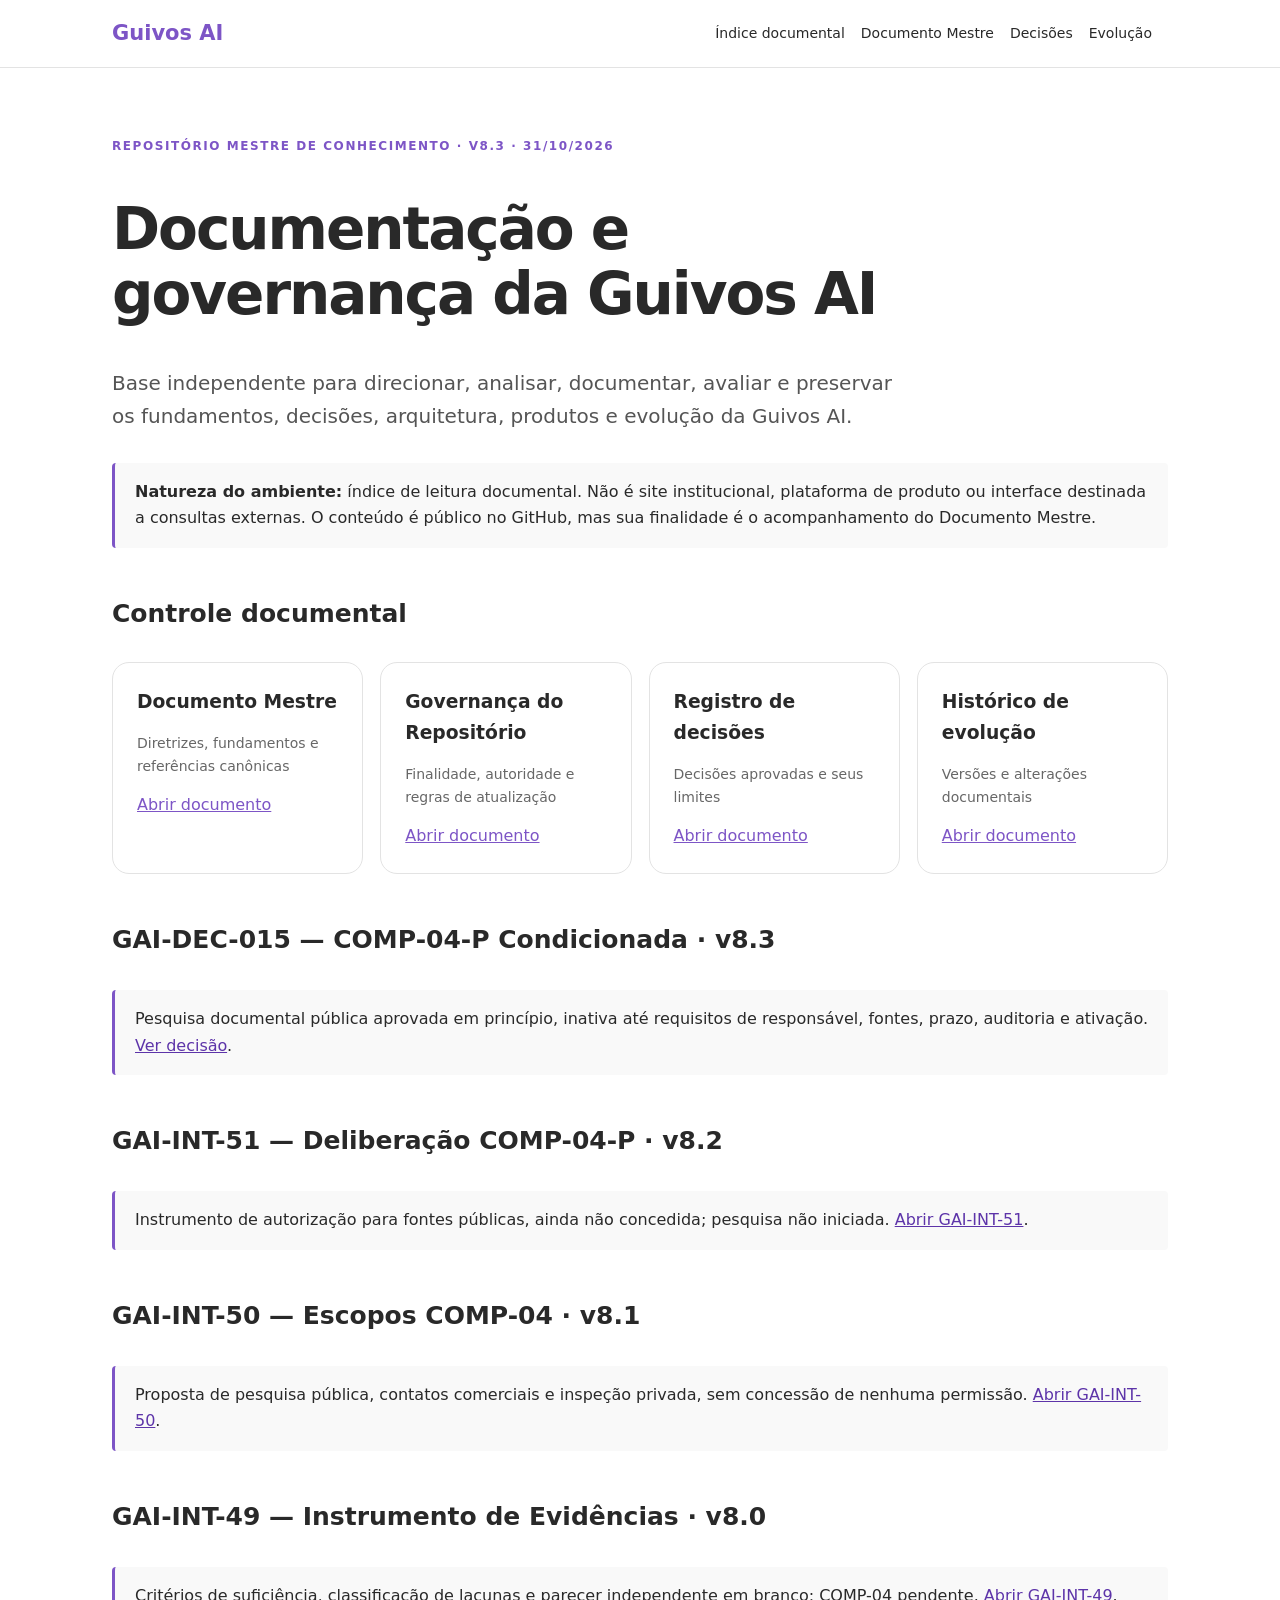
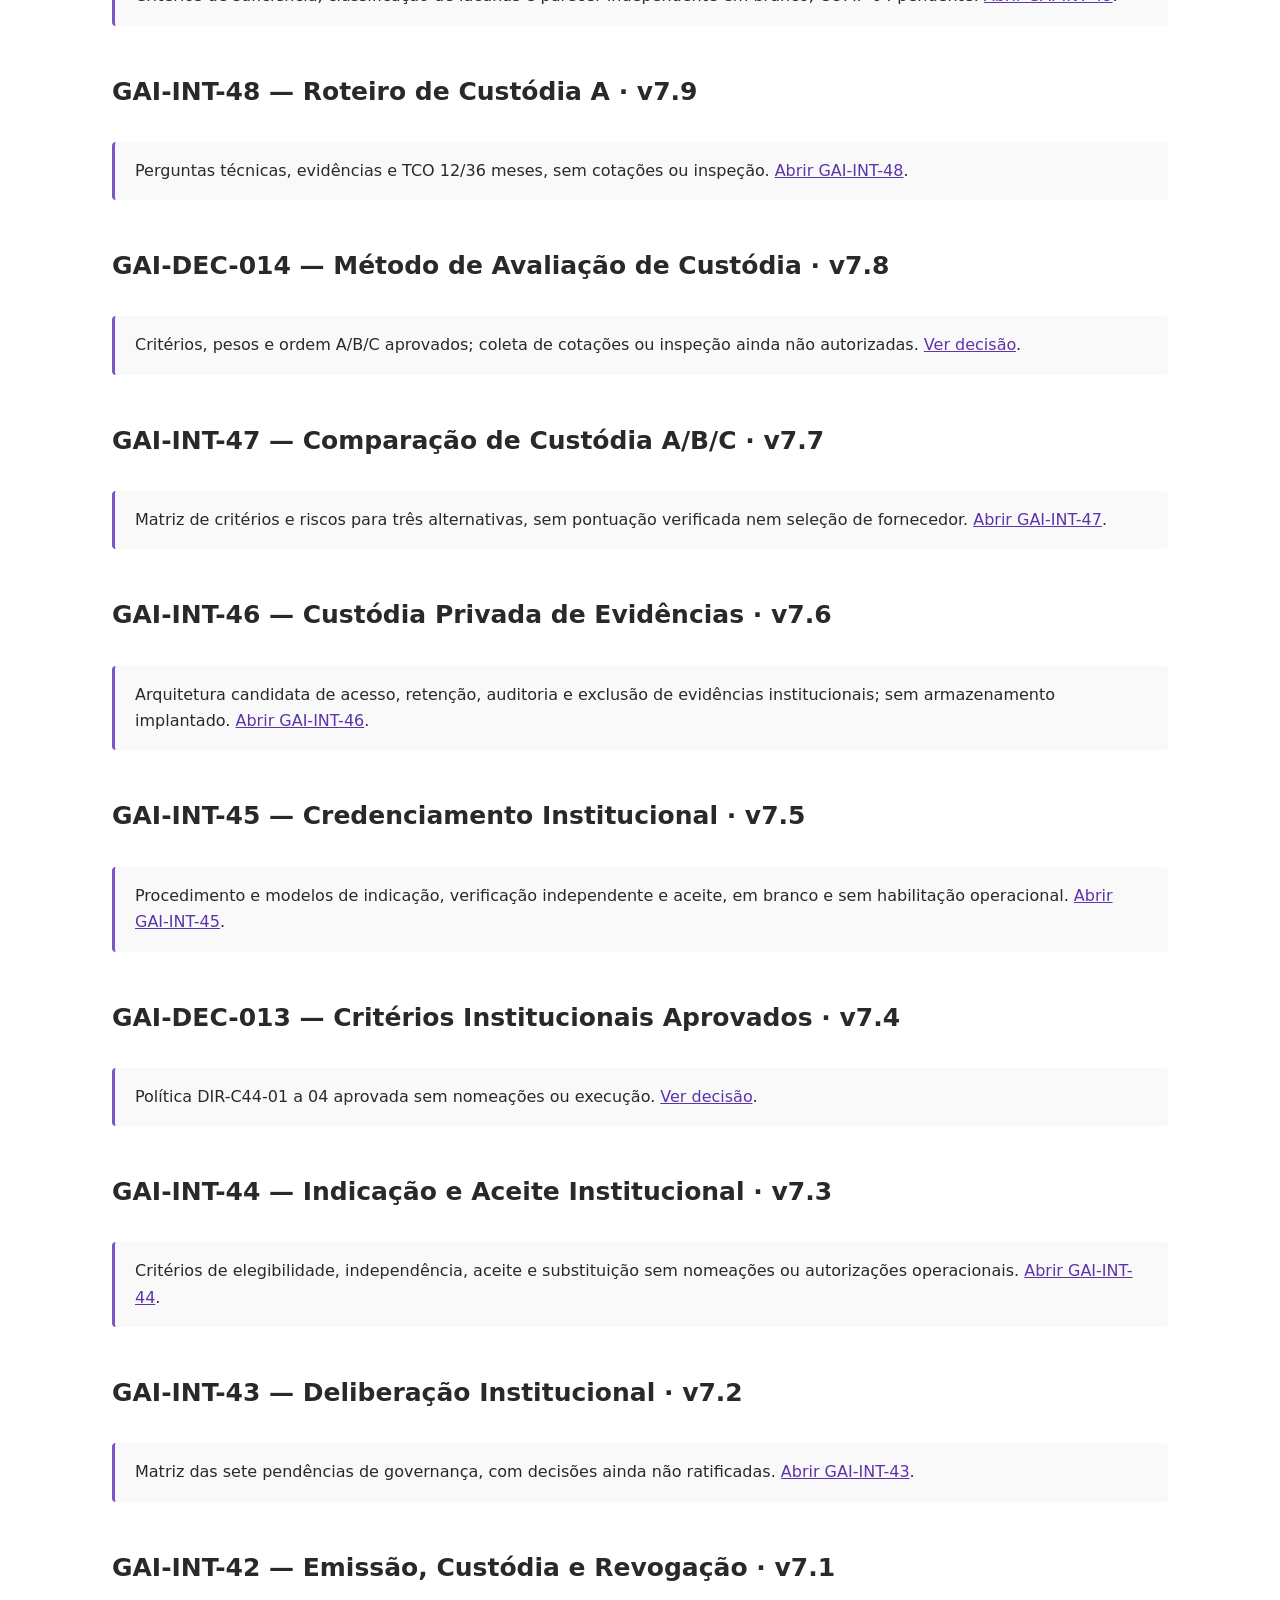
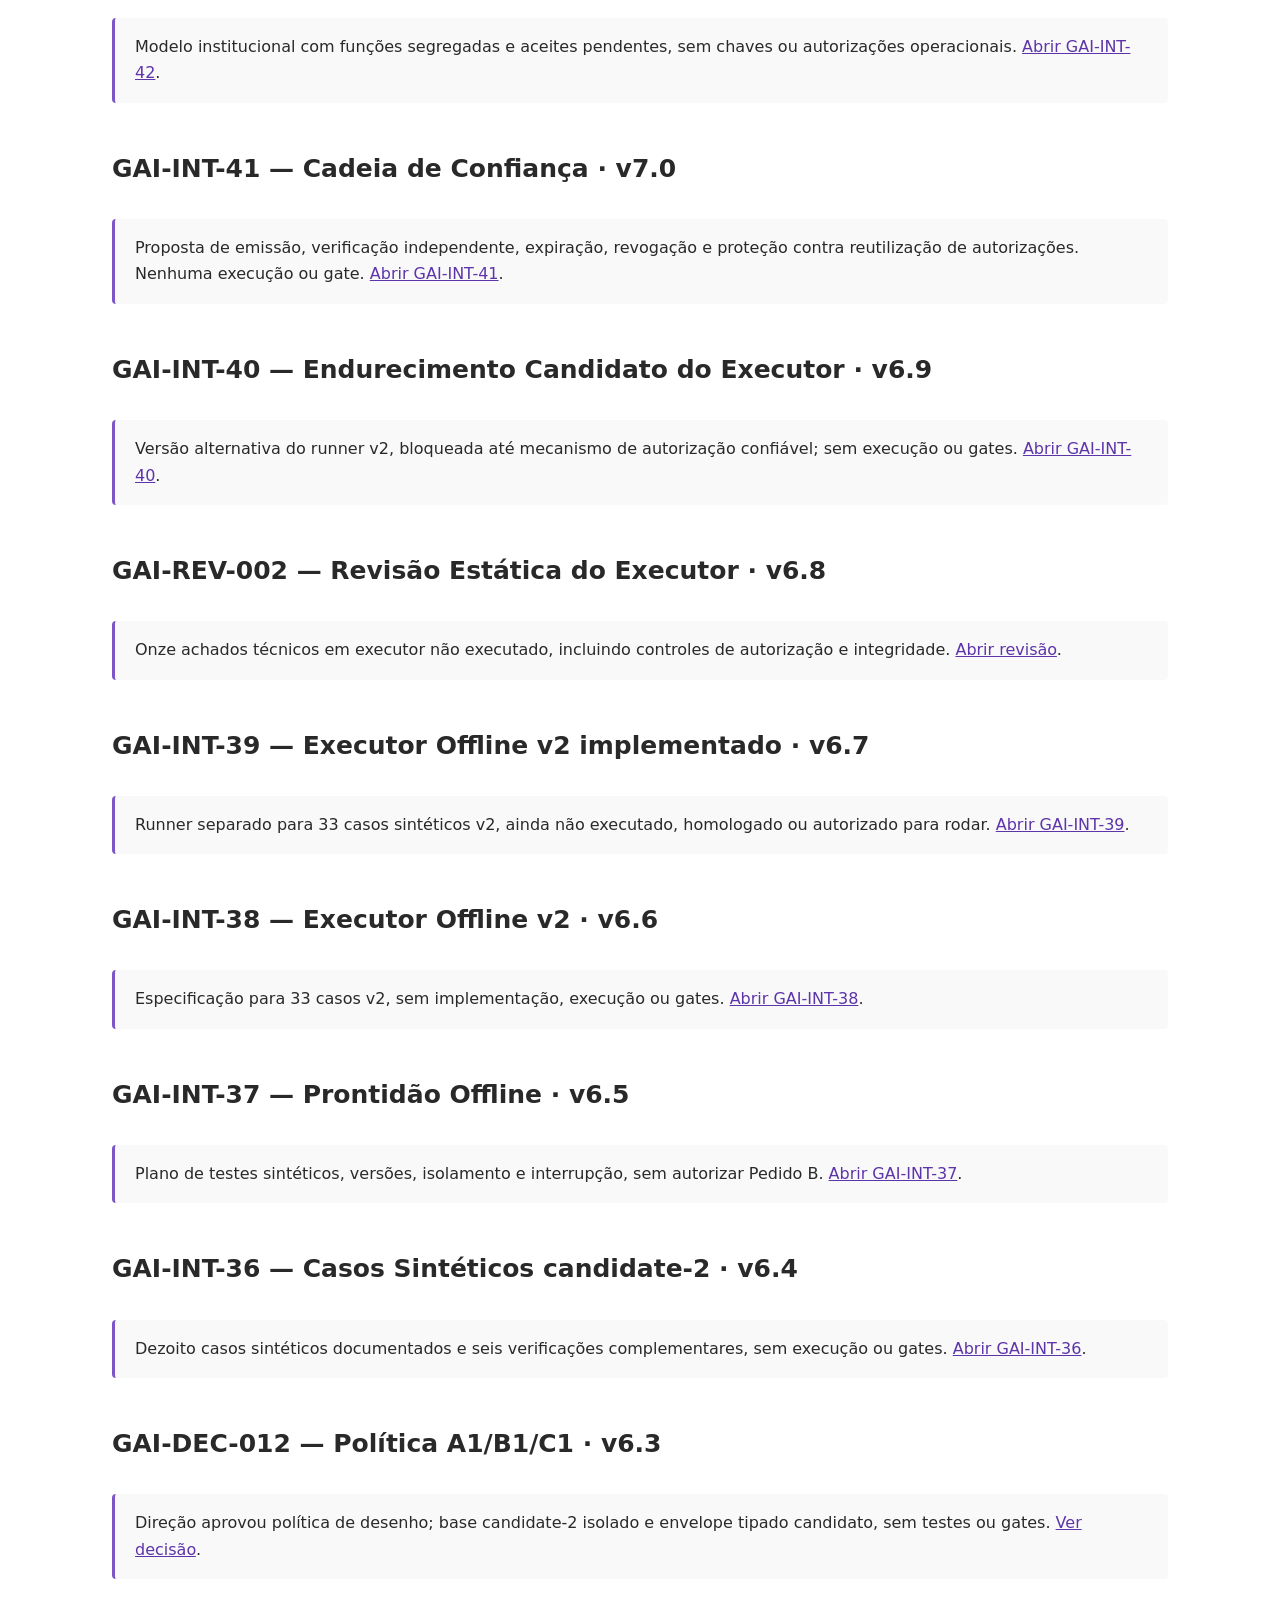
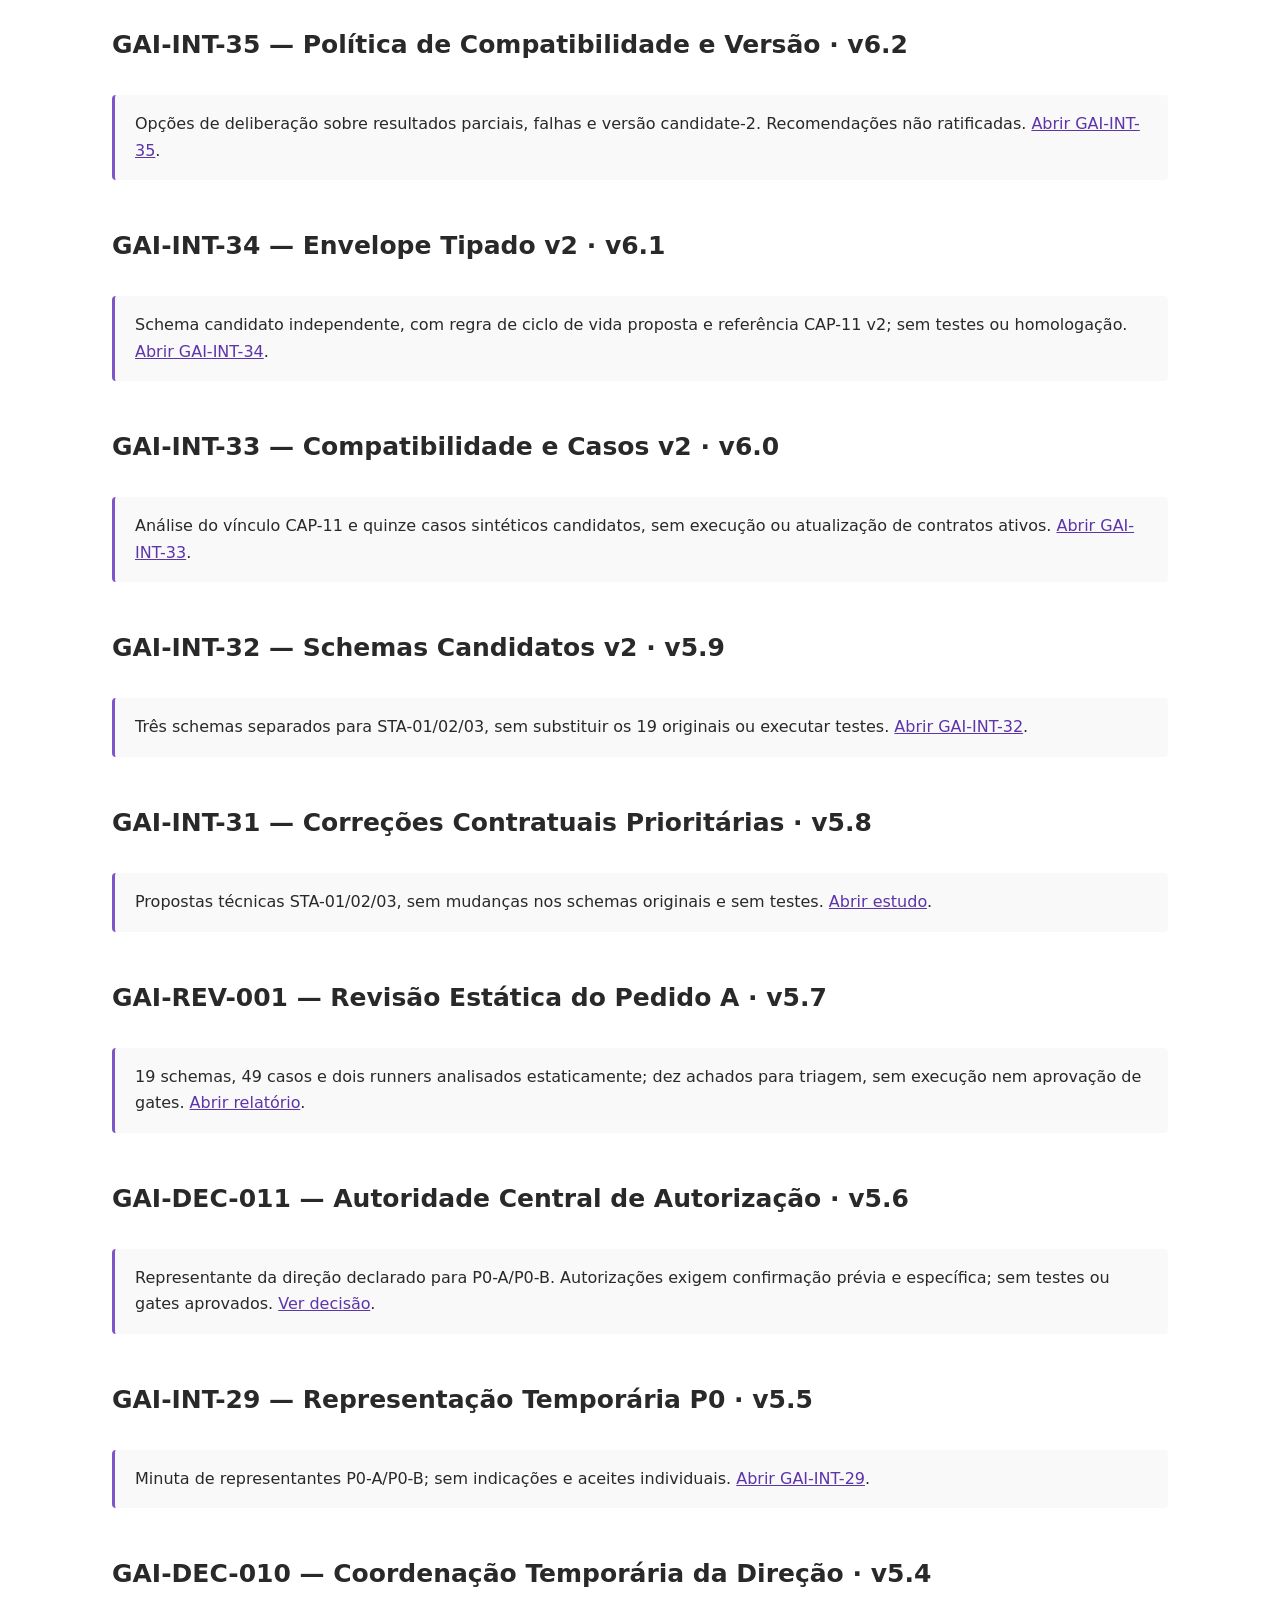
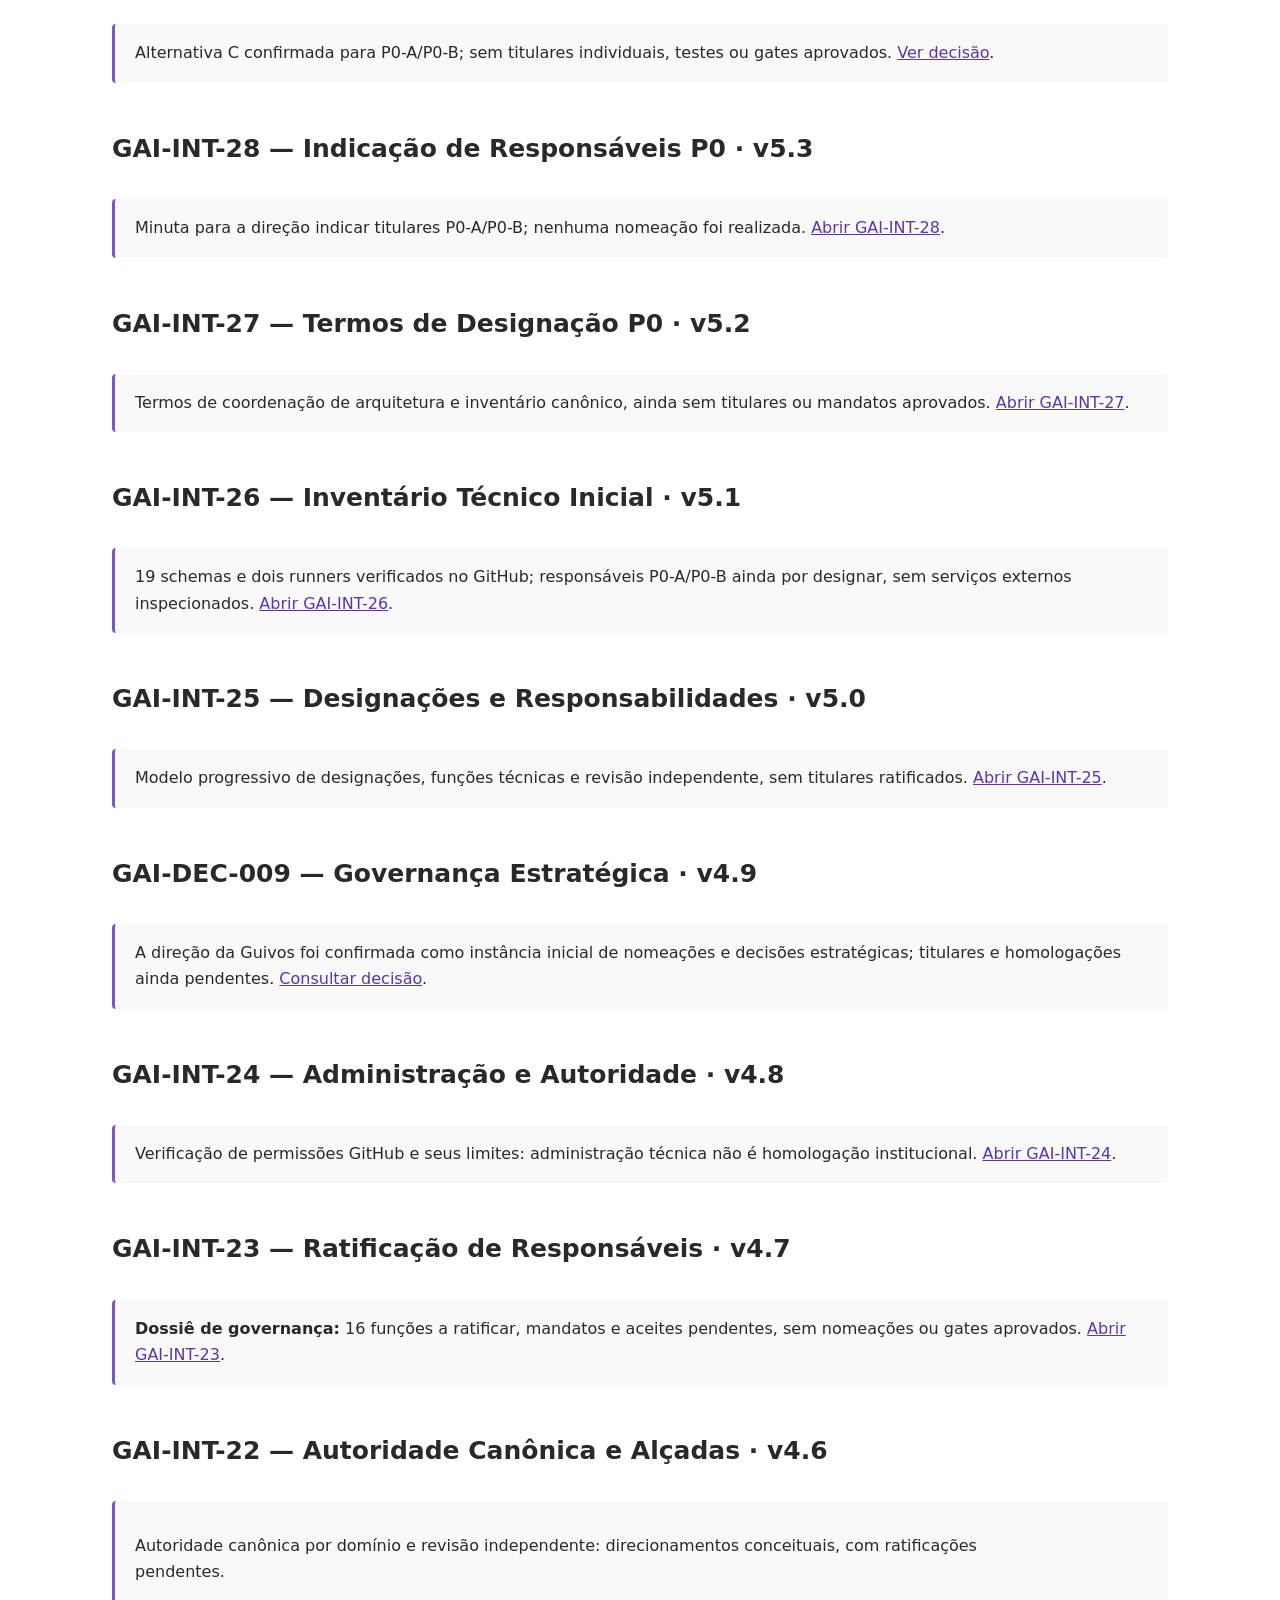
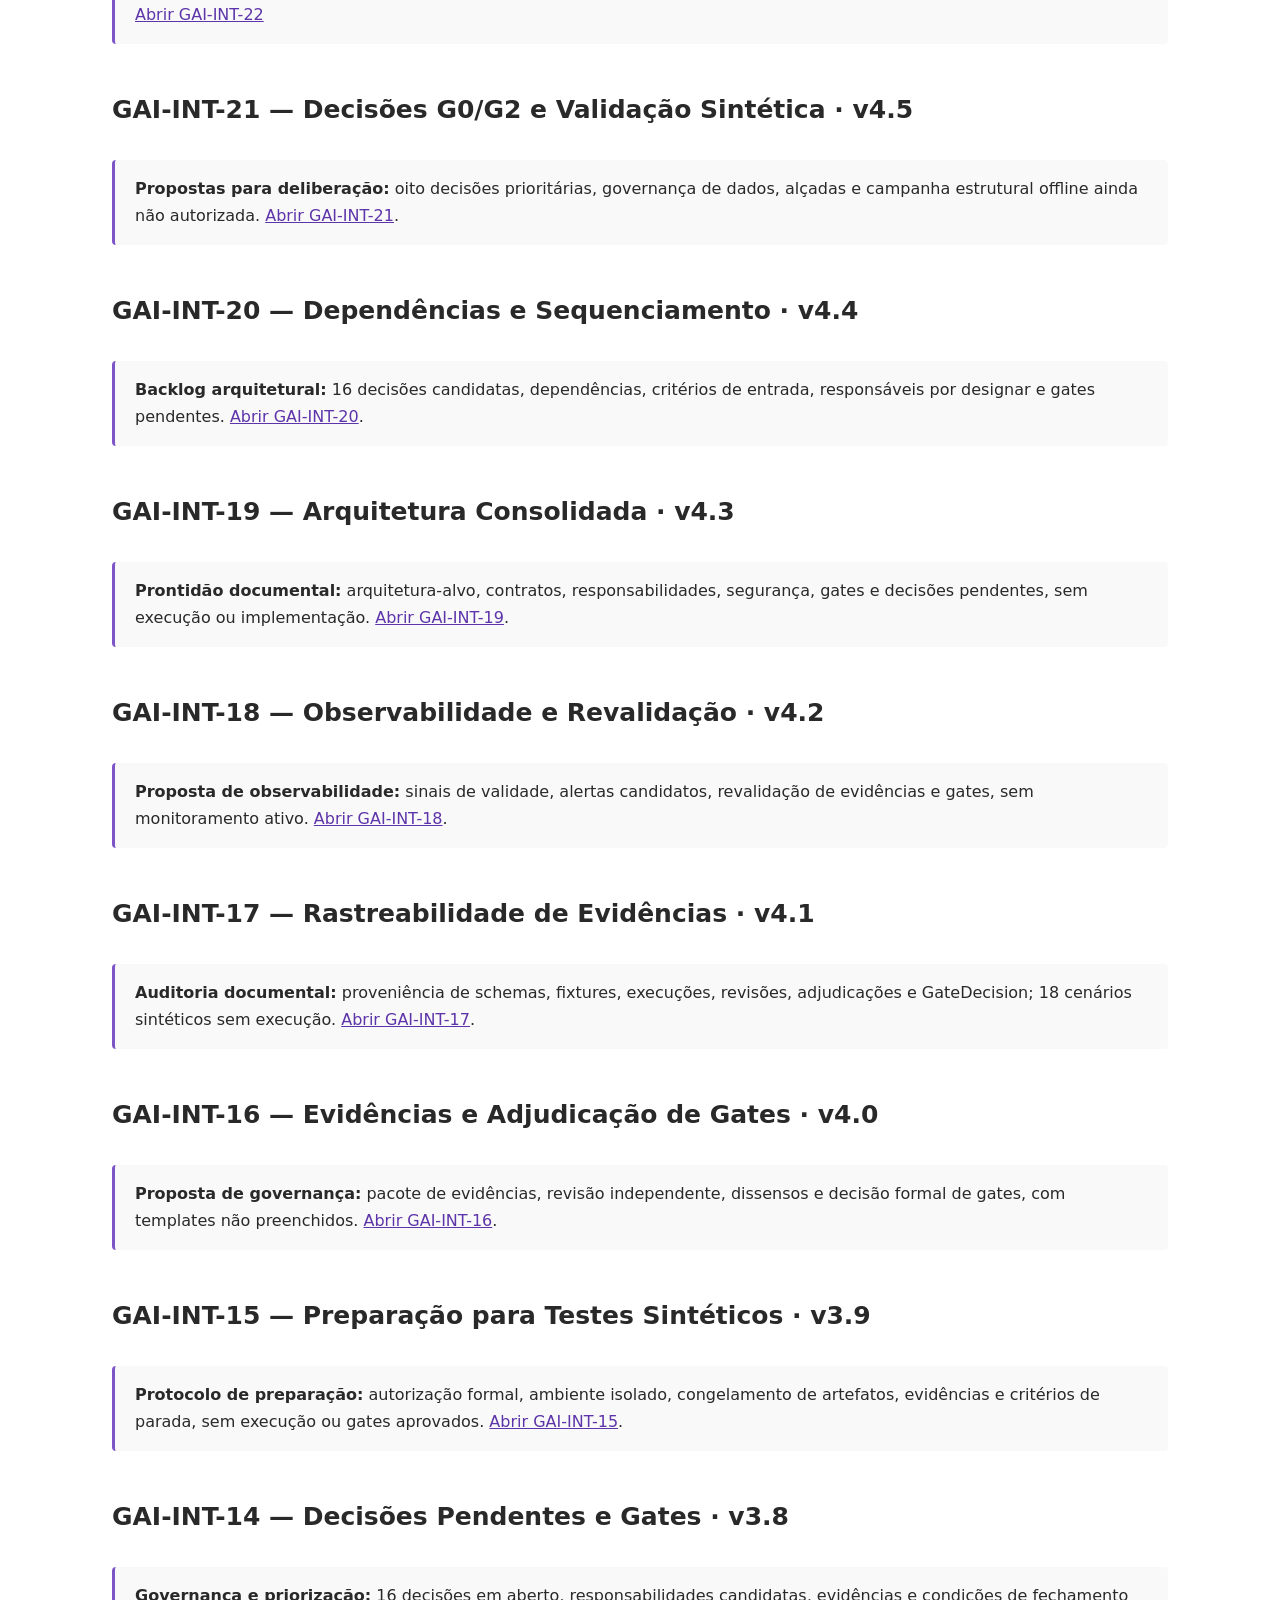
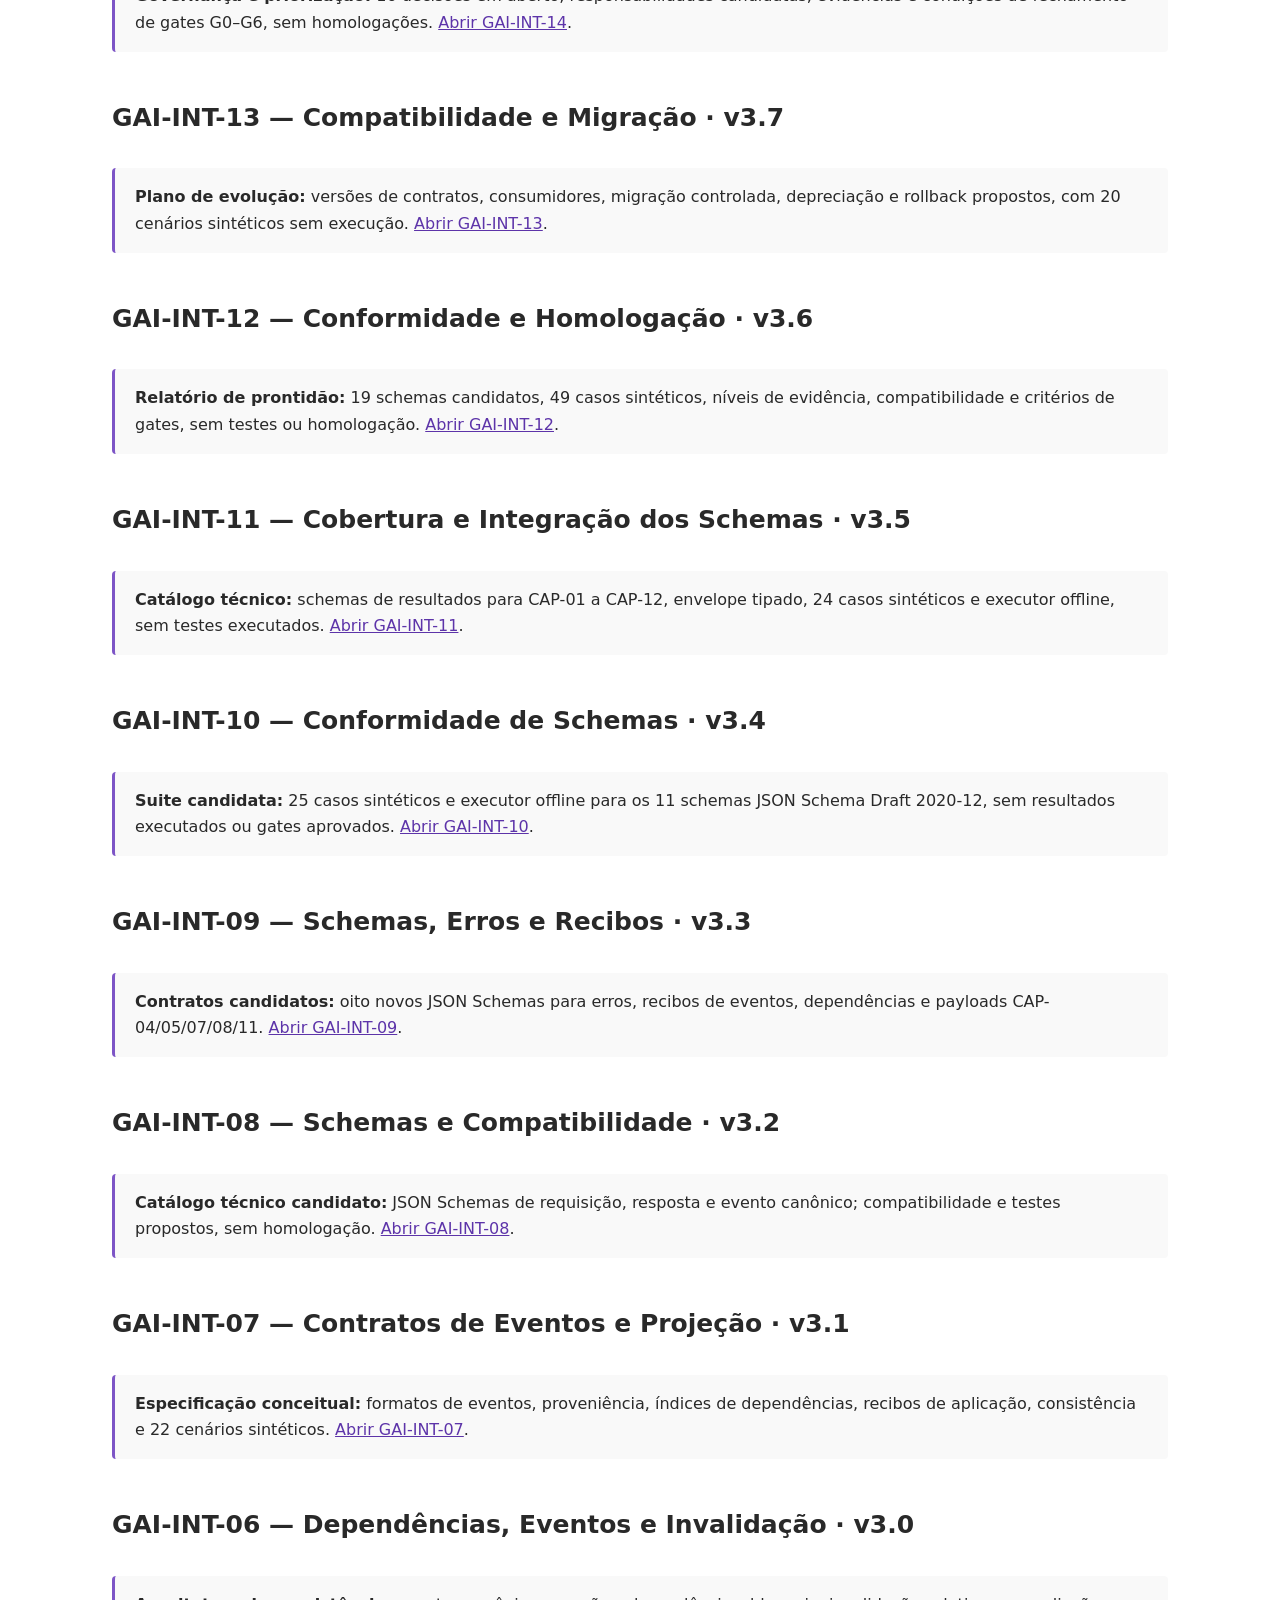
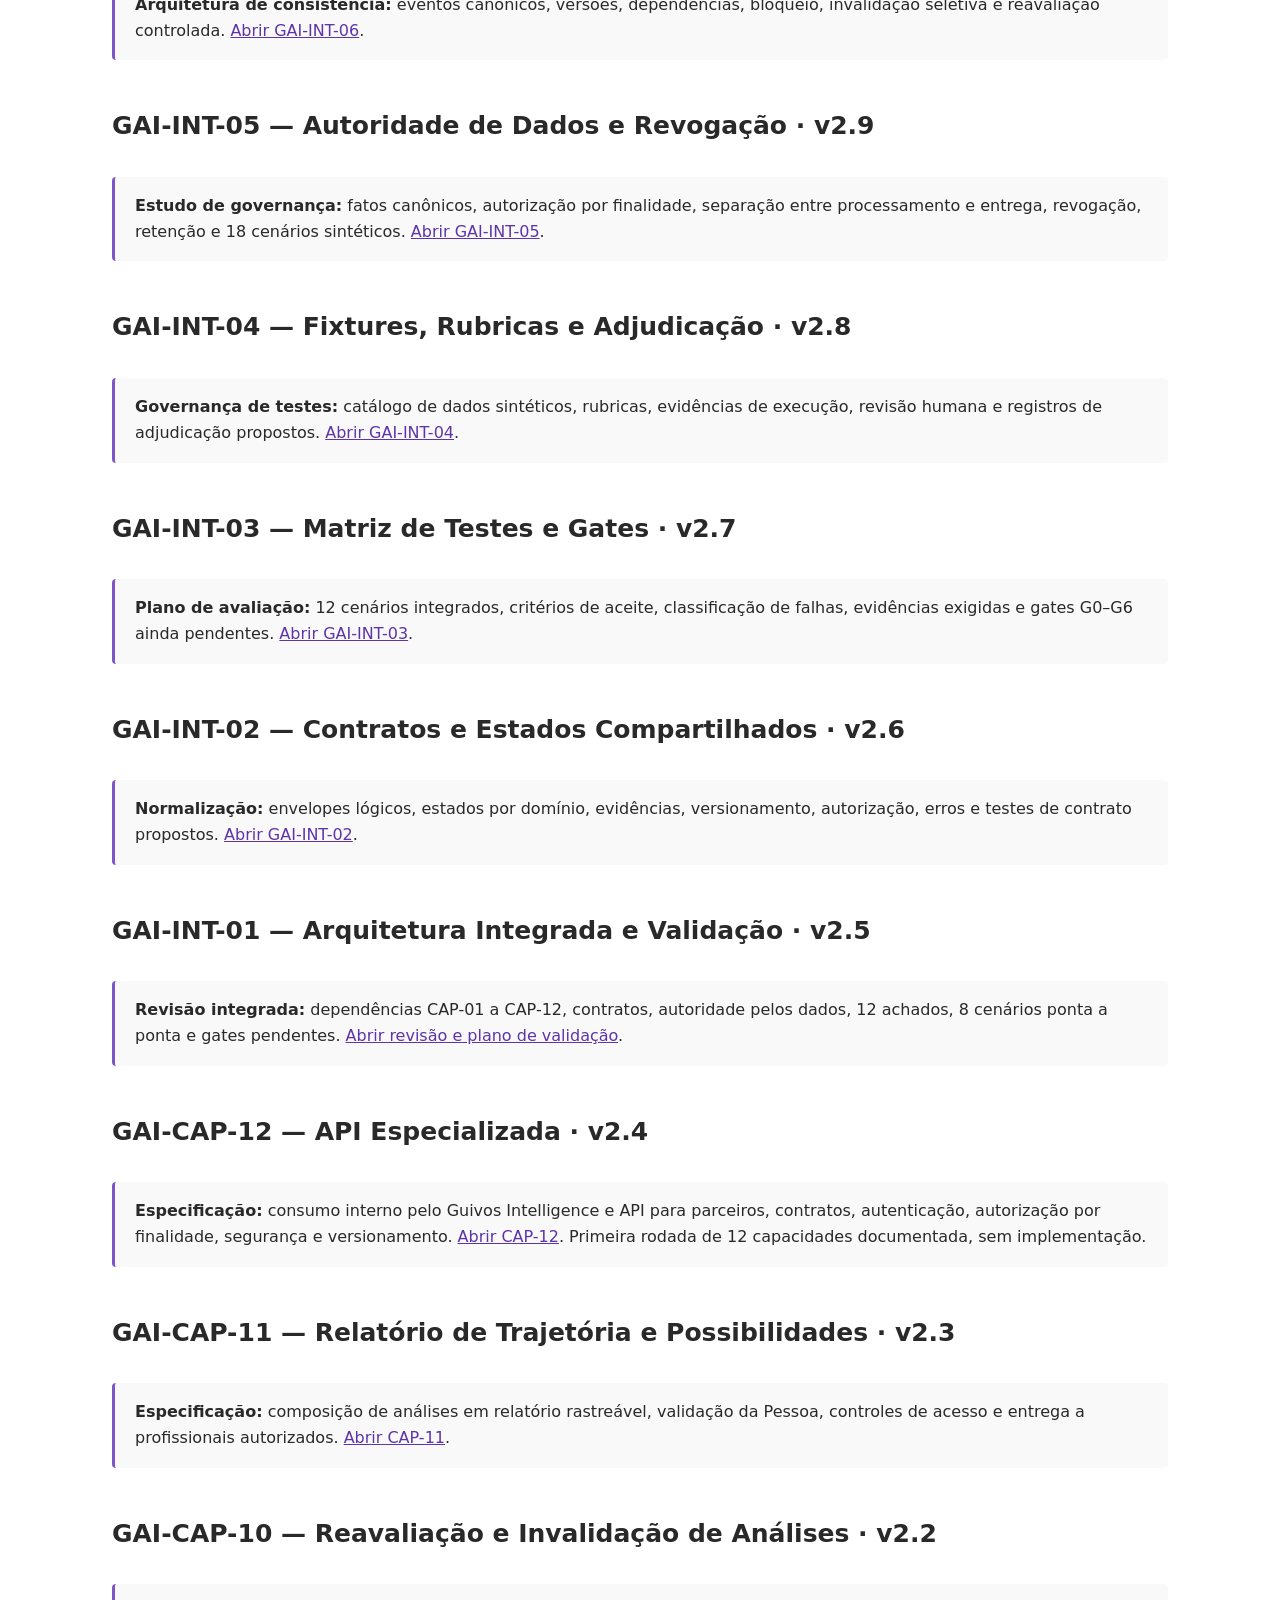
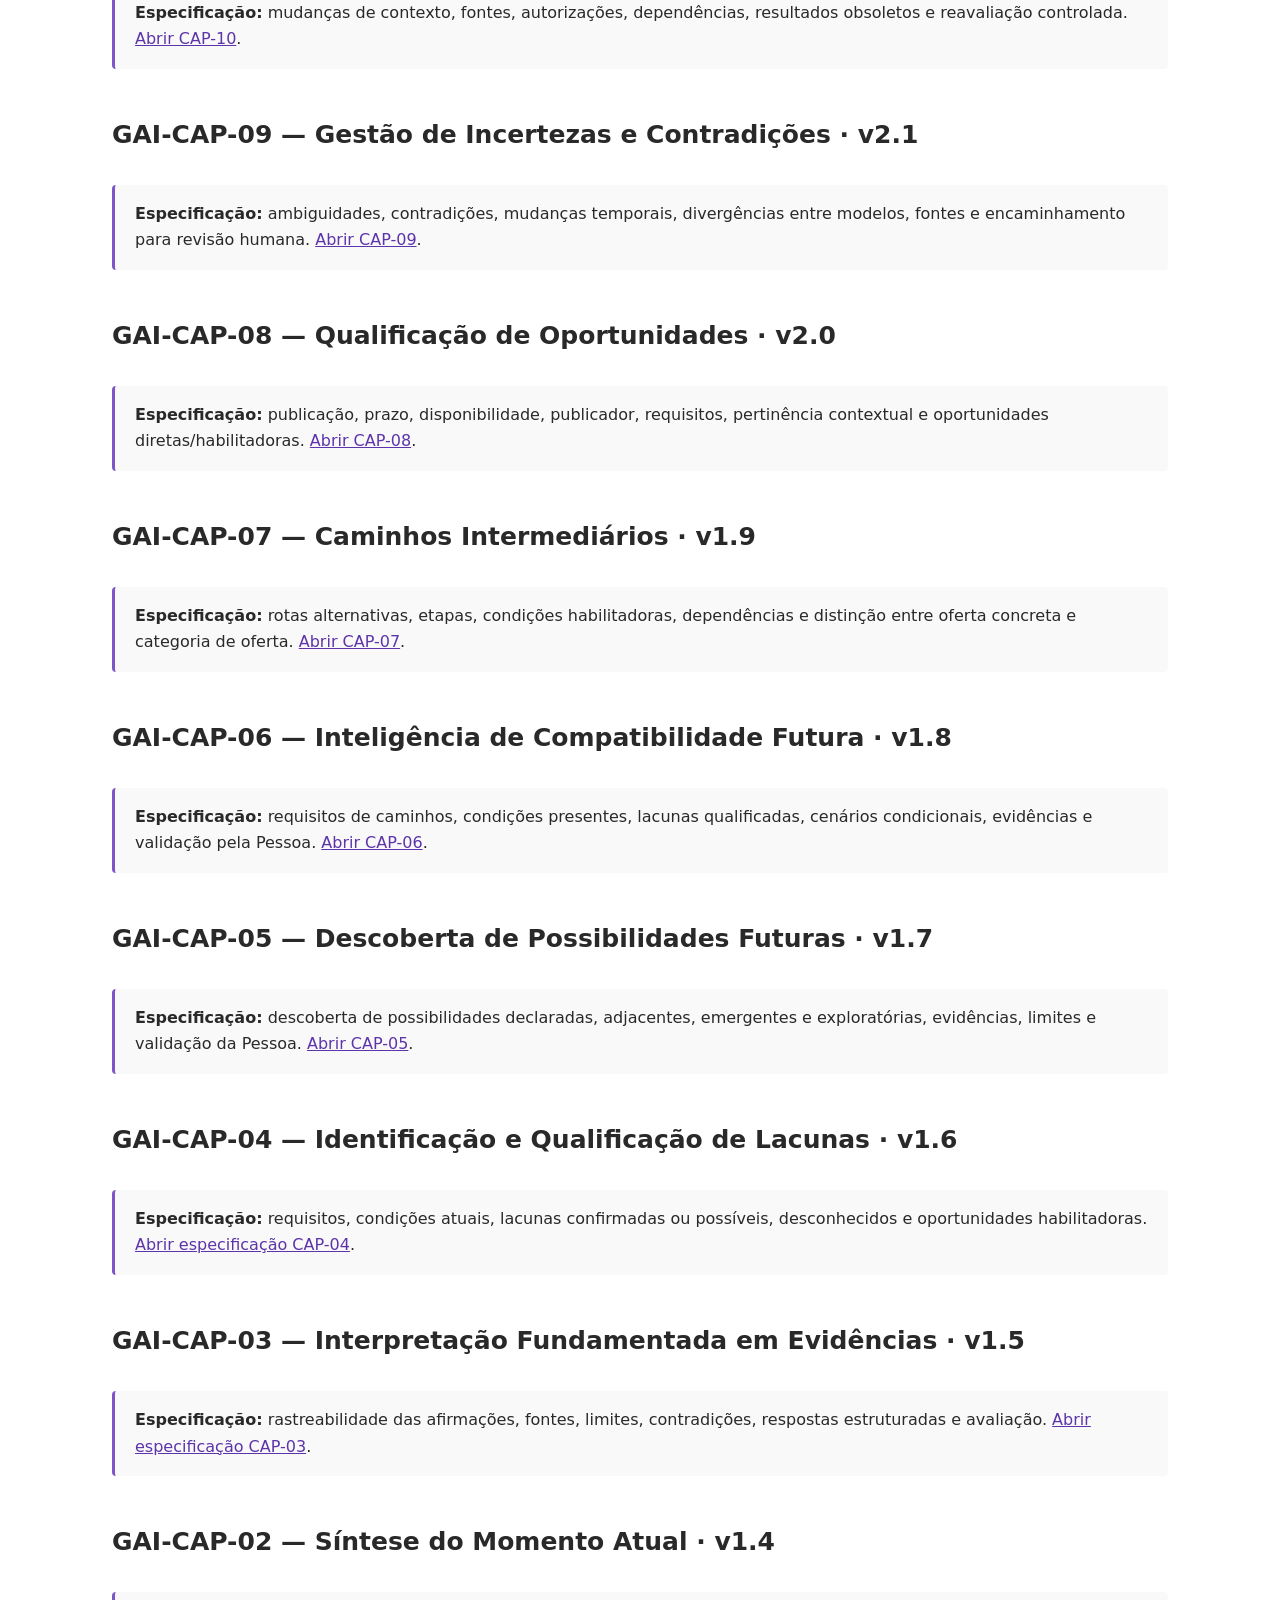
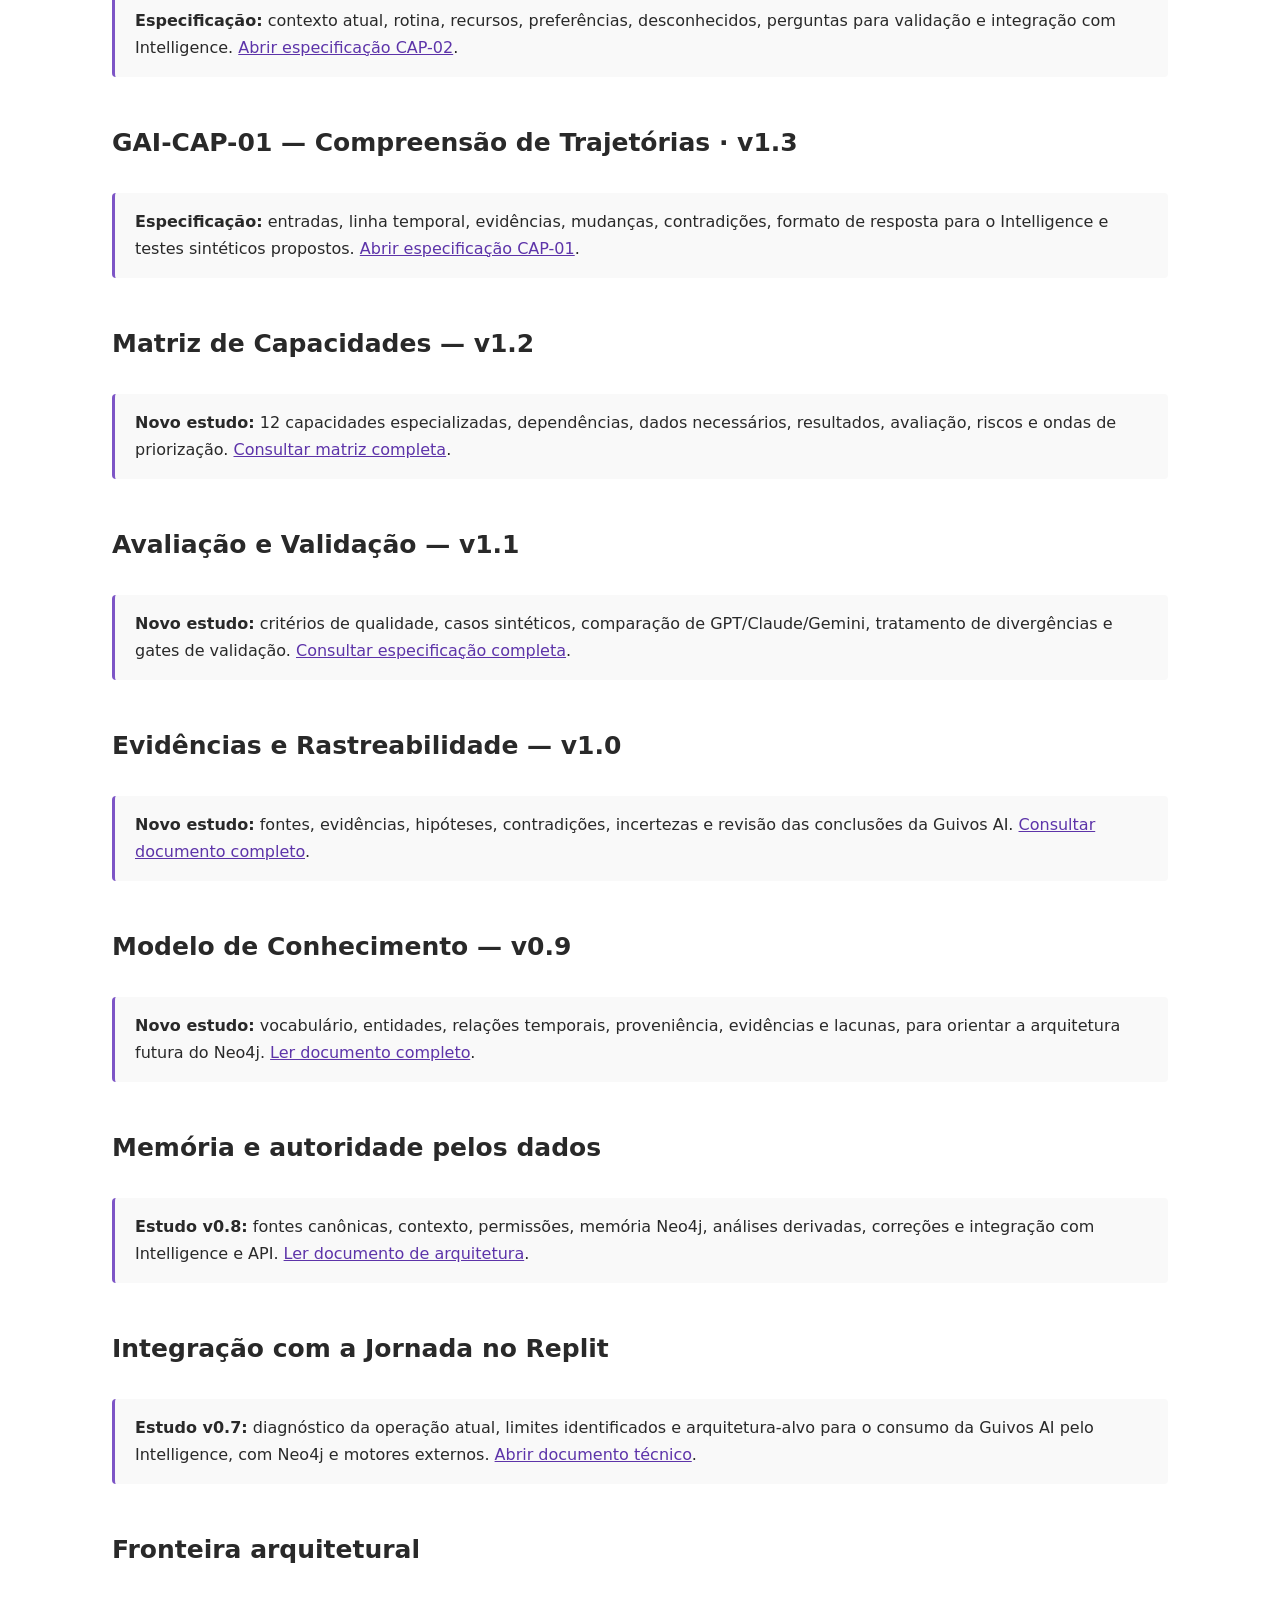
<file: index.html>
<!doctype html><html lang="pt-BR"><head><meta charset="utf-8"><meta name="viewport" content="width=device-width,initial-scale=1"><meta name="description" content="Índice documental do Repositório Mestre de Conhecimento da Guivos AI"><title>Guivos AI — Repositório Mestre de Conhecimento</title><link rel="stylesheet" href="assets/style.css"></head><body><header><nav><strong>Guivos AI</strong><div><a href="./">Índice documental</a><a href="docs/index.md">Documento Mestre</a><a href="docs/registro-decisoes.md">Decisões</a><a href="docs/historico-evolucao.md">Evolução</a></div></nav></header><main><span class="eyebrow">Repositório mestre de conhecimento · v8.3 · 31/10/2026</span><h1>Documentação e governança da Guivos AI</h1><p class="lead">Base independente para direcionar, analisar, documentar, avaliar e preservar os fundamentos, decisões, arquitetura, produtos e evolução da Guivos AI.</p><div class="note"><strong>Natureza do ambiente:</strong> índice de leitura documental. Não é site institucional, plataforma de produto ou interface destinada a consultas externas. O conteúdo é público no GitHub, mas sua finalidade é o acompanhamento do Documento Mestre.</div><h2>Controle documental</h2><div class="grid"><article class="card"><h3>Documento Mestre</h3><p>Diretrizes, fundamentos e referências canônicas</p><a href="docs/index.md">Abrir documento</a></article><article class="card"><h3>Governança do Repositório</h3><p>Finalidade, autoridade e regras de atualização</p><a href="docs/governanca-repositorio.md">Abrir documento</a></article><article class="card"><h3>Registro de decisões</h3><p>Decisões aprovadas e seus limites</p><a href="docs/registro-decisoes.md">Abrir documento</a></article><article class="card"><h3>Histórico de evolução</h3><p>Versões e alterações documentais</p><a href="docs/historico-evolucao.md">Abrir documento</a></article></div><h2>GAI-DEC-015 — COMP-04-P Condicionada · v8.3</h2><div class="note">Pesquisa documental pública aprovada em princípio, inativa até requisitos de responsável, fontes, prazo, auditoria e ativação. <a href="docs/decisao-aprovacao-condicionada-comp04-p-gai-dec-015.md">Ver decisão</a>.</div><h2>GAI-INT-51 — Deliberação COMP-04-P · v8.2</h2><div class="note">Instrumento de autorização para fontes públicas, ainda não concedida; pesquisa não iniciada. <a href="docs/instrumento-deliberacao-comp04-p-pesquisa-publica.md">Abrir GAI-INT-51</a>.</div><h2>GAI-INT-50 — Escopos COMP-04 · v8.1</h2><div class="note">Proposta de pesquisa pública, contatos comerciais e inspeção privada, sem concessão de nenhuma permissão. <a href="docs/proposta-autorizacao-comp04-escopos-segregados.md">Abrir GAI-INT-50</a>.</div><h2>GAI-INT-49 — Instrumento de Evidências · v8.0</h2><div class="note">Critérios de suficiência, classificação de lacunas e parecer independente em branco; COMP-04 pendente. <a href="docs/instrumento-avaliacao-evidencias-parecer-alternativa-a.md">Abrir GAI-INT-49</a>.</div><h2>GAI-INT-48 — Roteiro de Custódia A · v7.9</h2><div class="note">Perguntas técnicas, evidências e TCO 12/36 meses, sem cotações ou inspeção. <a href="docs/roteiro-avaliacao-alternativa-a-custodia-gerenciada.md">Abrir GAI-INT-48</a>.</div><h2>GAI-DEC-014 — Método de Avaliação de Custódia · v7.8</h2><div class="note">Critérios, pesos e ordem A/B/C aprovados; coleta de cotações ou inspeção ainda não autorizadas. <a href="docs/decisao-metodo-avaliacao-custodia-gai-dec-014.md">Ver decisão</a>.</div><h2>GAI-INT-47 — Comparação de Custódia A/B/C · v7.7</h2><div class="note">Matriz de critérios e riscos para três alternativas, sem pontuação verificada nem seleção de fornecedor. <a href="docs/matriz-comparativa-custodia-institucional-a-b-c.md">Abrir GAI-INT-47</a>.</div><h2>GAI-INT-46 — Custódia Privada de Evidências · v7.6</h2><div class="note">Arquitetura candidata de acesso, retenção, auditoria e exclusão de evidências institucionais; sem armazenamento implantado. <a href="docs/arquitetura-custodia-privada-evidencias-institucionais-candidata.md">Abrir GAI-INT-46</a>.</div><h2>GAI-INT-45 — Credenciamento Institucional · v7.5</h2><div class="note">Procedimento e modelos de indicação, verificação independente e aceite, em branco e sem habilitação operacional. <a href="docs/procedimento-credenciamento-institucional-candidato.md">Abrir GAI-INT-45</a>.</div><h2>GAI-DEC-013 — Critérios Institucionais Aprovados · v7.4</h2><div class="note">Política DIR-C44-01 a 04 aprovada sem nomeações ou execução. <a href="docs/decisao-aprovacao-criterios-institucionais-gai-dec-013.md">Ver decisão</a>.</div><h2>GAI-INT-44 — Indicação e Aceite Institucional · v7.3</h2><div class="note">Critérios de elegibilidade, independência, aceite e substituição sem nomeações ou autorizações operacionais. <a href="docs/criterios-indicacao-aceite-responsaveis-institucionais.md">Abrir GAI-INT-44</a>.</div><h2>GAI-INT-43 — Deliberação Institucional · v7.2</h2><div class="note">Matriz das sete pendências de governança, com decisões ainda não ratificadas. <a href="docs/matriz-deliberacao-pendencias-institucionais-inst01-inst07.md">Abrir GAI-INT-43</a>.</div><h2>GAI-INT-42 — Emissão, Custódia e Revogação · v7.1</h2><div class="note">Modelo institucional com funções segregadas e aceites pendentes, sem chaves ou autorizações operacionais. <a href="docs/modelo-institucional-emissao-custodia-revogacao-autorizacoes.md">Abrir GAI-INT-42</a>.</div><h2>GAI-INT-41 — Cadeia de Confiança · v7.0</h2><div class="note">Proposta de emissão, verificação independente, expiração, revogação e proteção contra reutilização de autorizações. Nenhuma execução ou gate. <a href="docs/cadeia-confianca-autorizacoes-execucao-candidata.md">Abrir GAI-INT-41</a>.</div><h2>GAI-INT-40 — Endurecimento Candidato do Executor · v6.9</h2><div class="note">Versão alternativa do runner v2, bloqueada até mecanismo de autorização confiável; sem execução ou gates. <a href="docs/endurecimento-executor-v2-candidato-bloqueado.md">Abrir GAI-INT-40</a>.</div><h2>GAI-REV-002 — Revisão Estática do Executor · v6.8</h2><div class="note">Onze achados técnicos em executor não executado, incluindo controles de autorização e integridade. <a href="docs/revisao-estatica-executor-offline-v2-rev002.md">Abrir revisão</a>.</div><h2>GAI-INT-39 — Executor Offline v2 implementado · v6.7</h2><div class="note">Runner separado para 33 casos sintéticos v2, ainda não executado, homologado ou autorizado para rodar. <a href="docs/implementacao-executor-offline-v2-nao-executado.md">Abrir GAI-INT-39</a>.</div><h2>GAI-INT-38 — Executor Offline v2 · v6.6</h2><div class="note">Especificação para 33 casos v2, sem implementação, execução ou gates. <a href="docs/especificacao-executor-offline-33-casos-v2.md">Abrir GAI-INT-38</a>.</div><h2>GAI-INT-37 — Prontidão Offline · v6.5</h2><div class="note">Plano de testes sintéticos, versões, isolamento e interrupção, sem autorizar Pedido B. <a href="docs/pacote-prontidao-testes-offline-candidate-2.md">Abrir GAI-INT-37</a>.</div><h2>GAI-INT-36 — Casos Sintéticos candidate-2 · v6.4</h2><div class="note">Dezoito casos sintéticos documentados e seis verificações complementares, sem execução ou gates. <a href="docs/matriz-casos-protocolo-candidate-2.md">Abrir GAI-INT-36</a>.</div><h2>GAI-DEC-012 — Política A1/B1/C1 · v6.3</h2><div class="note">Direção aprovou política de desenho; base candidate-2 isolado e envelope tipado candidato, sem testes ou gates. <a href="docs/decisao-politica-envelope-v2-a1-b1-c1.md">Ver decisão</a>.</div><h2>GAI-INT-35 — Política de Compatibilidade e Versão · v6.2</h2><div class="note">Opções de deliberação sobre resultados parciais, falhas e versão candidate-2. Recomendações não ratificadas. <a href="docs/deliberacao-compatibilidade-versionamento-envelope-v2.md">Abrir GAI-INT-35</a>.</div><h2>GAI-INT-34 — Envelope Tipado v2 · v6.1</h2><div class="note">Schema candidato independente, com regra de ciclo de vida proposta e referência CAP-11 v2; sem testes ou homologação. <a href="docs/envelope-tipado-v2-politica-ciclo-vida-candidata.md">Abrir GAI-INT-34</a>.</div><h2>GAI-INT-33 — Compatibilidade e Casos v2 · v6.0</h2><div class="note">Análise do vínculo CAP-11 e quinze casos sintéticos candidatos, sem execução ou atualização de contratos ativos. <a href="docs/compatibilidade-contrato-tipado-matriz-casos-v2.md">Abrir GAI-INT-33</a>.</div><h2>GAI-INT-32 — Schemas Candidatos v2 · v5.9</h2><div class="note">Três schemas separados para STA-01/02/03, sem substituir os 19 originais ou executar testes. <a href="docs/schemas-candidatos-v2-propostas-sta01-sta02-sta03.md">Abrir GAI-INT-32</a>.</div><h2>GAI-INT-31 — Correções Contratuais Prioritárias · v5.8</h2><div class="note">Propostas técnicas STA-01/02/03, sem mudanças nos schemas originais e sem testes. <a href="docs/propostas-correcao-contratos-prioritarios-sta01-sta02-sta03.md">Abrir estudo</a>.</div><h2>GAI-REV-001 — Revisão Estática do Pedido A · v5.7</h2><div class="note">19 schemas, 49 casos e dois runners analisados estaticamente; dez achados para triagem, sem execução nem aprovação de gates. <a href="docs/relatorio-revisao-estatica-autorizada-pedido-a.md">Abrir relatório</a>.</div><h2>GAI-DEC-011 — Autoridade Central de Autorização · v5.6</h2><div class="note">Representante da direção declarado para P0-A/P0-B. Autorizações exigem confirmação prévia e específica; sem testes ou gates aprovados. <a href="docs/decisao-representante-direcao-autoridade-central-autorizacao.md">Ver decisão</a>.</div><h2>GAI-INT-29 — Representação Temporária P0 · v5.5</h2><div class="note">Minuta de representantes P0-A/P0-B; sem indicações e aceites individuais. <a href="docs/encaminhamento-representante-temporario-p0.md">Abrir GAI-INT-29</a>.</div><h2>GAI-DEC-010 — Coordenação Temporária da Direção · v5.4</h2><div class="note">Alternativa C confirmada para P0-A/P0-B; sem titulares individuais, testes ou gates aprovados. <a href="docs/decisao-coordenacao-temporaria-direcao-p0-a-p0-b.md">Ver decisão</a>.</div><h2>GAI-INT-28 — Indicação de Responsáveis P0 · v5.3</h2><div class="note">Minuta para a direção indicar titulares P0-A/P0-B; nenhuma nomeação foi realizada. <a href="docs/minuta-executiva-indicacao-p0-a-p0-b.md">Abrir GAI-INT-28</a>.</div><h2>GAI-INT-27 — Termos de Designação P0 · v5.2</h2><div class="note">Termos de coordenação de arquitetura e inventário canônico, ainda sem titulares ou mandatos aprovados. <a href="docs/termos-designacao-coordenacao-arquitetura-inventario-canonico.md">Abrir GAI-INT-27</a>.</div><h2>GAI-INT-26 — Inventário Técnico Inicial · v5.1</h2><div class="note">19 schemas e dois runners verificados no GitHub; responsáveis P0-A/P0-B ainda por designar, sem serviços externos inspecionados. <a href="docs/inventario-tecnico-inicial-designacoes-p0.md">Abrir GAI-INT-26</a>.</div><h2>GAI-INT-25 — Designações e Responsabilidades · v5.0</h2><div class="note">Modelo progressivo de designações, funções técnicas e revisão independente, sem titulares ratificados. <a href="docs/modelo-inicial-designacoes-segregacao-responsabilidades.md">Abrir GAI-INT-25</a>.</div><h2>GAI-DEC-009 — Governança Estratégica · v4.9</h2><div class="note">A direção da Guivos foi confirmada como instância inicial de nomeações e decisões estratégicas; titulares e homologações ainda pendentes. <a href="docs/decisao-instancia-governanca-direcao-guivos.md">Consultar decisão</a>.</div><h2>GAI-INT-24 — Administração e Autoridade · v4.8</h2><div class="note">Verificação de permissões GitHub e seus limites: administração técnica não é homologação institucional. <a href="docs/verificacao-administracao-repositorio-limites-autoridade.md">Abrir GAI-INT-24</a>.</div><h2>GAI-INT-23 — Ratificação de Responsáveis · v4.7</h2><div class="note"><strong>Dossiê de governança:</strong> 16 funções a ratificar, mandatos e aceites pendentes, sem nomeações ou gates aprovados. <a href="docs/dossie-ratificacao-responsaveis-autoridade-alcadas.md">Abrir GAI-INT-23</a>.</div><h2>GAI-INT-22 — Autoridade Canônica e Alçadas · v4.6</h2><div class="note"><p>Autoridade canônica por domínio e revisão independente: direcionamentos conceituais, com ratificações pendentes.</p><a href="docs/encaminhamento-decisoes-autoridade-canonica-alcadas-g0-g2.md">Abrir GAI-INT-22</a></div><h2>GAI-INT-21 — Decisões G0/G2 e Validação Sintética · v4.5</h2><div class="note"><strong>Propostas para deliberação:</strong> oito decisões prioritárias, governança de dados, alçadas e campanha estrutural offline ainda não autorizada. <a href="docs/pacote-decisoes-g0-g2-autorizacao-validacao-estrutural.md">Abrir GAI-INT-21</a>.</div><h2>GAI-INT-20 — Dependências e Sequenciamento · v4.4</h2><div class="note"><strong>Backlog arquitetural:</strong> 16 decisões candidatas, dependências, critérios de entrada, responsáveis por designar e gates pendentes. <a href="docs/matriz-dependencias-sequenciamento-entrada-implementacao.md">Abrir GAI-INT-20</a>.</div><h2>GAI-INT-19 — Arquitetura Consolidada · v4.3</h2><div class="note"><strong>Prontidão documental:</strong> arquitetura-alvo, contratos, responsabilidades, segurança, gates e decisões pendentes, sem execução ou implementação. <a href="docs/consolidacao-arquitetura-prontidao-implementacao.md">Abrir GAI-INT-19</a>.</div><h2>GAI-INT-18 — Observabilidade e Revalidação · v4.2</h2><div class="note"><strong>Proposta de observabilidade:</strong> sinais de validade, alertas candidatos, revalidação de evidências e gates, sem monitoramento ativo. <a href="docs/modelo-observabilidade-gates-alertas-revalidacao.md">Abrir GAI-INT-18</a>.</div><h2>GAI-INT-17 — Rastreabilidade de Evidências · v4.1</h2><div class="note"><strong>Auditoria documental:</strong> proveniência de schemas, fixtures, execuções, revisões, adjudicações e GateDecision; 18 cenários sintéticos sem execução. <a href="docs/modelo-rastreabilidade-auditoria-proveniencia-gates.md">Abrir GAI-INT-17</a>.</div><h2>GAI-INT-16 — Evidências e Adjudicação de Gates · v4.0</h2><div class="note"><strong>Proposta de governança:</strong> pacote de evidências, revisão independente, dissensos e decisão formal de gates, com templates não preenchidos. <a href="docs/pacote-evidencias-revisao-independente-adjudicacao-gates.md">Abrir GAI-INT-16</a>.</div><h2>GAI-INT-15 — Preparação para Testes Sintéticos · v3.9</h2><div class="note"><strong>Protocolo de preparação:</strong> autorização formal, ambiente isolado, congelamento de artefatos, evidências e critérios de parada, sem execução ou gates aprovados. <a href="docs/preparacao-execucao-sintetica-controlada-evidencias-gate.md">Abrir GAI-INT-15</a>.</div><h2>GAI-INT-14 — Decisões Pendentes e Gates · v3.8</h2><div class="note"><strong>Governança e priorização:</strong> 16 decisões em aberto, responsabilidades candidatas, evidências e condições de fechamento de gates G0–G6, sem homologações. <a href="docs/registro-decisoes-pendentes-plano-fechamento-gates.md">Abrir GAI-INT-14</a>.</div><h2>GAI-INT-13 — Compatibilidade e Migração · v3.7</h2><div class="note"><strong>Plano de evolução:</strong> versões de contratos, consumidores, migração controlada, depreciação e rollback propostos, com 20 cenários sintéticos sem execução. <a href="docs/plano-compatibilidade-migracao-evolucao-contratos.md">Abrir GAI-INT-13</a>.</div><h2>GAI-INT-12 — Conformidade e Homologação · v3.6</h2><div class="note"><strong>Relatório de prontidão:</strong> 19 schemas candidatos, 49 casos sintéticos, níveis de evidência, compatibilidade e critérios de gates, sem testes ou homologação. <a href="docs/relatorio-conformidade-estrategia-homologacao-contratual.md">Abrir GAI-INT-12</a>.</div><h2>GAI-INT-11 — Cobertura e Integração dos Schemas · v3.5</h2><div class="note"><strong>Catálogo técnico:</strong> schemas de resultados para CAP-01 a CAP-12, envelope tipado, 24 casos sintéticos e executor offline, sem testes executados. <a href="docs/cobertura-contratos-especializados-integracao-schemas.md">Abrir GAI-INT-11</a>.</div><h2>GAI-INT-10 — Conformidade de Schemas · v3.4</h2><div class="note"><strong>Suite candidata:</strong> 25 casos sintéticos e executor offline para os 11 schemas JSON Schema Draft 2020-12, sem resultados executados ou gates aprovados. <a href="docs/conformidade-schemas-casos-contrato-compatibilidade.md">Abrir GAI-INT-10</a>.</div><h2>GAI-INT-09 — Schemas, Erros e Recibos · v3.3</h2><div class="note"><strong>Contratos candidatos:</strong> oito novos JSON Schemas para erros, recibos de eventos, dependências e payloads CAP-04/05/07/08/11. <a href="docs/schemas-especializados-erros-recibos-eventos.md">Abrir GAI-INT-09</a>.</div><h2>GAI-INT-08 — Schemas e Compatibilidade · v3.2</h2><div class="note"><strong>Catálogo técnico candidato:</strong> JSON Schemas de requisição, resposta e evento canônico; compatibilidade e testes propostos, sem homologação. <a href="docs/catalogo-formal-schemas-compatibilidade-servicos.md">Abrir GAI-INT-08</a>.</div><h2>GAI-INT-07 — Contratos de Eventos e Projeção · v3.1</h2><div class="note"><strong>Especificação conceitual:</strong> formatos de eventos, proveniência, índices de dependências, recibos de aplicação, consistência e 22 cenários sintéticos. <a href="docs/contratos-eventos-projecao-dependencias.md">Abrir GAI-INT-07</a>.</div><h2>GAI-INT-06 — Dependências, Eventos e Invalidação · v3.0</h2><div class="note"><strong>Arquitetura de consistência:</strong> eventos canônicos, versões, dependências, bloqueio, invalidação seletiva e reavaliação controlada. <a href="docs/modelo-dependencias-eventos-propagacao-invalidacao.md">Abrir GAI-INT-06</a>.</div><h2>GAI-INT-05 — Autoridade de Dados e Revogação · v2.9</h2><div class="note"><strong>Estudo de governança:</strong> fatos canônicos, autorização por finalidade, separação entre processamento e entrega, revogação, retenção e 18 cenários sintéticos. <a href="docs/autoridade-dados-consentimentos-revogacao.md">Abrir GAI-INT-05</a>.</div><h2>GAI-INT-04 — Fixtures, Rubricas e Adjudicação · v2.8</h2><div class="note"><strong>Governança de testes:</strong> catálogo de dados sintéticos, rubricas, evidências de execução, revisão humana e registros de adjudicação propostos. <a href="docs/catalogo-fixtures-rubricas-adjudicacao.md">Abrir GAI-INT-04</a>.</div><h2>GAI-INT-03 — Matriz de Testes e Gates · v2.7</h2><div class="note"><strong>Plano de avaliação:</strong> 12 cenários integrados, critérios de aceite, classificação de falhas, evidências exigidas e gates G0–G6 ainda pendentes. <a href="docs/matriz-testes-integrados-criterios-aceite-gates.md">Abrir GAI-INT-03</a>.</div><h2>GAI-INT-02 — Contratos e Estados Compartilhados · v2.6</h2><div class="note"><strong>Normalização:</strong> envelopes lógicos, estados por domínio, evidências, versionamento, autorização, erros e testes de contrato propostos. <a href="docs/normalizacao-contratos-estados-compartilhados.md">Abrir GAI-INT-02</a>.</div><h2>GAI-INT-01 — Arquitetura Integrada e Validação · v2.5</h2><div class="note"><strong>Revisão integrada:</strong> dependências CAP-01 a CAP-12, contratos, autoridade pelos dados, 12 achados, 8 cenários ponta a ponta e gates pendentes. <a href="docs/arquitetura-integrada-plano-validacao.md">Abrir revisão e plano de validação</a>.</div><h2>GAI-CAP-12 — API Especializada · v2.4</h2><div class="note"><strong>Especificação:</strong> consumo interno pelo Guivos Intelligence e API para parceiros, contratos, autenticação, autorização por finalidade, segurança e versionamento. <a href="docs/cap-12-api-especializada-guivos-ai.md">Abrir CAP-12</a>. Primeira rodada de 12 capacidades documentada, sem implementação.</div><h2>GAI-CAP-11 — Relatório de Trajetória e Possibilidades · v2.3</h2><div class="note"><strong>Especificação:</strong> composição de análises em relatório rastreável, validação da Pessoa, controles de acesso e entrega a profissionais autorizados. <a href="docs/cap-11-relatorio-trajetoria-possibilidades.md">Abrir CAP-11</a>.</div><h2>GAI-CAP-10 — Reavaliação e Invalidação de Análises · v2.2</h2><div class="note"><strong>Especificação:</strong> mudanças de contexto, fontes, autorizações, dependências, resultados obsoletos e reavaliação controlada. <a href="docs/cap-10-reavaliacao-invalidacao-analises.md">Abrir CAP-10</a>.</div><h2>GAI-CAP-09 — Gestão de Incertezas e Contradições · v2.1</h2><div class="note"><strong>Especificação:</strong> ambiguidades, contradições, mudanças temporais, divergências entre modelos, fontes e encaminhamento para revisão humana. <a href="docs/cap-09-gestao-incertezas-contradicoes.md">Abrir CAP-09</a>.</div><h2>GAI-CAP-08 — Qualificação de Oportunidades · v2.0</h2><div class="note"><strong>Especificação:</strong> publicação, prazo, disponibilidade, publicador, requisitos, pertinência contextual e oportunidades diretas/habilitadoras. <a href="docs/cap-08-qualificacao-oportunidades.md">Abrir CAP-08</a>.</div><h2>GAI-CAP-07 — Caminhos Intermediários · v1.9</h2><div class="note"><strong>Especificação:</strong> rotas alternativas, etapas, condições habilitadoras, dependências e distinção entre oferta concreta e categoria de oferta. <a href="docs/cap-07-caminhos-intermediarios.md">Abrir CAP-07</a>.</div><h2>GAI-CAP-06 — Inteligência de Compatibilidade Futura · v1.8</h2><div class="note"><strong>Especificação:</strong> requisitos de caminhos, condições presentes, lacunas qualificadas, cenários condicionais, evidências e validação pela Pessoa. <a href="docs/cap-06-inteligencia-compatibilidade-futura.md">Abrir CAP-06</a>.</div><h2>GAI-CAP-05 — Descoberta de Possibilidades Futuras · v1.7</h2><div class="note"><strong>Especificação:</strong> descoberta de possibilidades declaradas, adjacentes, emergentes e exploratórias, evidências, limites e validação da Pessoa. <a href="docs/cap-05-descoberta-possibilidades-futuras.md">Abrir CAP-05</a>.</div><h2>GAI-CAP-04 — Identificação e Qualificação de Lacunas · v1.6</h2><div class="note"><strong>Especificação:</strong> requisitos, condições atuais, lacunas confirmadas ou possíveis, desconhecidos e oportunidades habilitadoras. <a href="docs/cap-04-identificacao-qualificacao-lacunas.md">Abrir especificação CAP-04</a>.</div><h2>GAI-CAP-03 — Interpretação Fundamentada em Evidências · v1.5</h2><div class="note"><strong>Especificação:</strong> rastreabilidade das afirmações, fontes, limites, contradições, respostas estruturadas e avaliação. <a href="docs/cap-03-interpretacao-fundamentada-evidencias.md">Abrir especificação CAP-03</a>.</div><h2>GAI-CAP-02 — Síntese do Momento Atual · v1.4</h2><div class="note"><strong>Especificação:</strong> contexto atual, rotina, recursos, preferências, desconhecidos, perguntas para validação e integração com Intelligence. <a href="docs/cap-02-sintese-momento-atual.md">Abrir especificação CAP-02</a>.</div><h2>GAI-CAP-01 — Compreensão de Trajetórias · v1.3</h2><div class="note"><strong>Especificação:</strong> entradas, linha temporal, evidências, mudanças, contradições, formato de resposta para o Intelligence e testes sintéticos propostos. <a href="docs/cap-01-leitura-compreensao-trajetorias.md">Abrir especificação CAP-01</a>.</div><h2>Matriz de Capacidades — v1.2</h2><div class="note"><strong>Novo estudo:</strong> 12 capacidades especializadas, dependências, dados necessários, resultados, avaliação, riscos e ondas de priorização. <a href="docs/matriz-capacidades-guivos-ai.md">Consultar matriz completa</a>.</div><h2>Avaliação e Validação — v1.1</h2><div class="note"><strong>Novo estudo:</strong> critérios de qualidade, casos sintéticos, comparação de GPT/Claude/Gemini, tratamento de divergências e gates de validação. <a href="docs/avaliacao-validacao-qualidade.md">Consultar especificação completa</a>.</div><h2>Evidências e Rastreabilidade — v1.0</h2><div class="note"><strong>Novo estudo:</strong> fontes, evidências, hipóteses, contradições, incertezas e revisão das conclusões da Guivos AI. <a href="docs/modelo-evidencias-rastreabilidade.md">Consultar documento completo</a>.</div><h2>Modelo de Conhecimento — v0.9</h2><div class="note"><strong>Novo estudo:</strong> vocabulário, entidades, relações temporais, proveniência, evidências e lacunas, para orientar a arquitetura futura do Neo4j. <a href="docs/modelo-conhecimento-ontologia-temporal.md">Ler documento completo</a>.</div><h2>Memória e autoridade pelos dados</h2><div class="note"><strong>Estudo v0.8:</strong> fontes canônicas, contexto, permissões, memória Neo4j, análises derivadas, correções e integração com Intelligence e API. <a href="docs/autoridade-dados-memoria-contexto.md">Ler documento de arquitetura</a>.</div><h2>Integração com a Jornada no Replit</h2><div class="note"><strong>Estudo v0.7:</strong> diagnóstico da operação atual, limites identificados e arquitetura-alvo para o consumo da Guivos AI pelo Intelligence, com Neo4j e motores externos. <a href="docs/integracao-replit-intelligence-ai-neo4j.md">Abrir documento técnico</a>.</div><h2>Fronteira arquitetural</h2><div class="note"><strong>Guivos Intelligence consome Guivos AI.</strong> Ambos atuam no ecossistema com responsabilidades distintas. <a href="docs/guivos-ai-vs-intelligence.md">Consultar matriz de papéis, integração e limites arquiteturais</a>.</div><h2>Fundamentos e mecanismos de inteligência</h2><div class="grid"><article class="card"><h3>Arquitetura conceitual</h3><p>Dados, memória, orquestração e métodos</p><a href="docs/arquitetura.md">Abrir documento</a></article><article class="card"><h3>Motor prospectivo e lacunas</h3><p>Condições e oportunidades intermediárias</p><a href="docs/motor-possibilidades-lacunas.md">Abrir documento</a></article><article class="card"><h3>Possibilidades não consideradas</h3><p>Alternativas exploratórias e validação</p><a href="docs/descoberta-possibilidades-nao-consideradas.md">Abrir documento</a></article><article class="card"><h3>Compatibilidade futura</h3><p>Condições atuais e caminhos futuros</p><a href="docs/compatibilidade-futura.md">Abrir documento</a></article></div><h2>Produtos, aplicações e responsabilidade</h2><div class="grid"><article class="card"><h3>Relatório de Trajetória e Possibilidades</h3><p>Evidências, hipóteses e perguntas</p><a href="docs/relatorio.md">Abrir documento</a></article><article class="card"><h3>Produto e API</h3><p>Hipóteses de comercialização e integração</p><a href="docs/produto-api.md">Abrir documento</a></article><article class="card"><h3>Governança de dados</h3><p>Privacidade, limites e responsabilidade humana</p><a href="docs/governanca.md">Abrir documento</a></article></div><h2>Regra de autoridade</h2><p>Conceitos e mecanismos em estudo não representam implementação concluída. Decisões são registradas separadamente das hipóteses. Cada evolução deve atualizar o repositório e este índice documental.</p><p>Referência institucional relacionada: <a href="https://github.com/guivos-repositorio/Guivos-Knowledge-Repository">Guivos Knowledge Repository</a>, com governança independente.</p></main><footer>Guivos AI · Repositório Mestre de Conhecimento · Versão documental 8.3</footer></body></html>
</file>
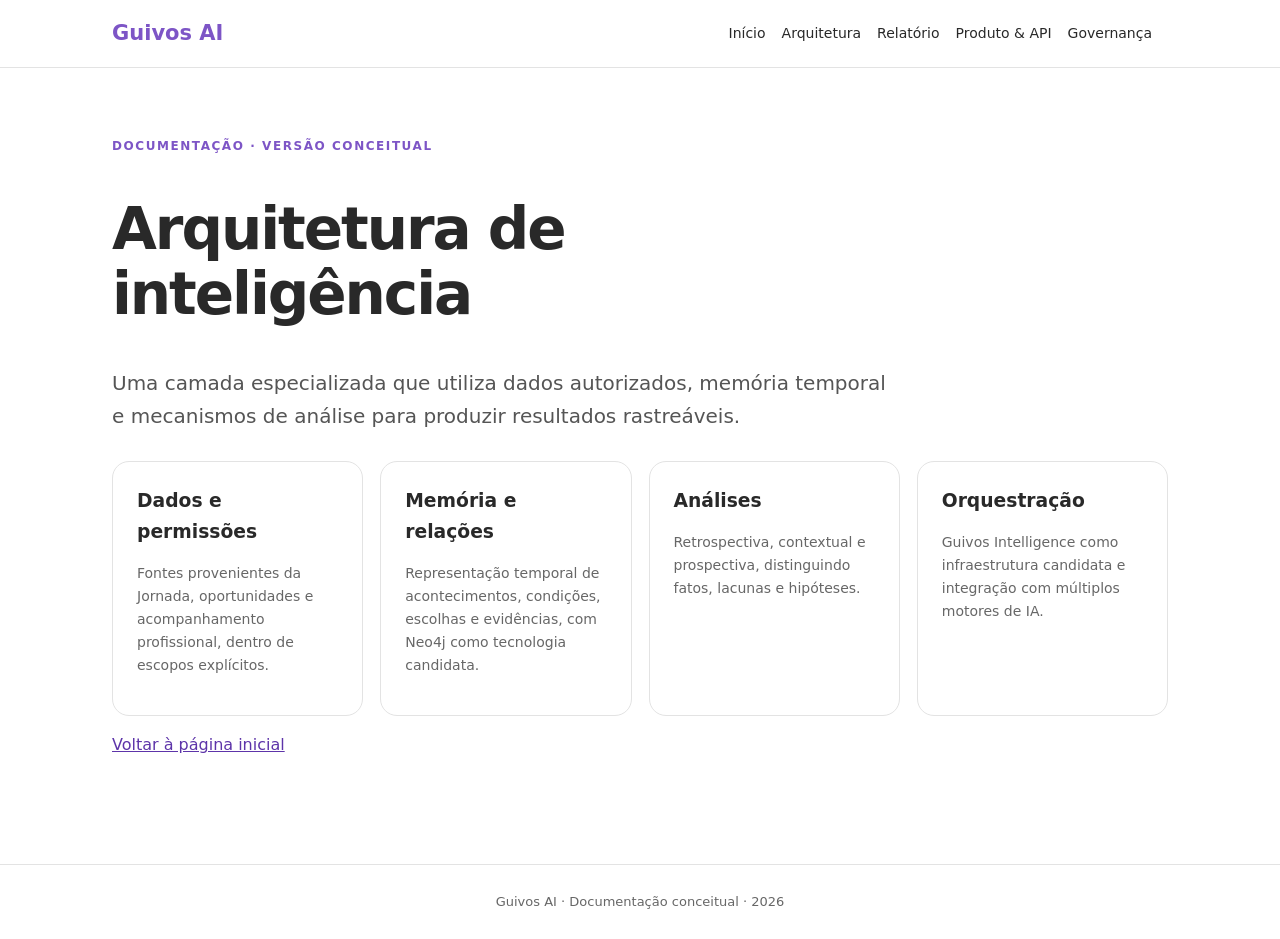
<file: arquitetura.html>
<!doctype html><html lang="pt-BR"><head><meta charset="utf-8"><meta name="viewport" content="width=device-width,initial-scale=1"><title>Arquitetura de inteligência — Guivos AI</title><link rel="stylesheet" href="assets/style.css"></head><body><header><nav><strong>Guivos AI</strong><div><a href="./">Início</a><a href="arquitetura.html">Arquitetura</a><a href="relatorio.html">Relatório</a><a href="produto-api.html">Produto & API</a><a href="governanca.html">Governança</a></div></nav></header><main><span class="eyebrow">Documentação · versão conceitual</span><h1>Arquitetura de inteligência</h1><p class="lead">Uma camada especializada que utiliza dados autorizados, memória temporal e mecanismos de análise para produzir resultados rastreáveis.</p><div class="grid"><article class="card"><h3>Dados e permissões</h3><p>Fontes provenientes da Jornada, oportunidades e acompanhamento profissional, dentro de escopos explícitos.</p></article><article class="card"><h3>Memória e relações</h3><p>Representação temporal de acontecimentos, condições, escolhas e evidências, com Neo4j como tecnologia candidata.</p></article><article class="card"><h3>Análises</h3><p>Retrospectiva, contextual e prospectiva, distinguindo fatos, lacunas e hipóteses.</p></article><article class="card"><h3>Orquestração</h3><p>Guivos Intelligence como infraestrutura candidata e integração com múltiplos motores de IA.</p></article></div><p><a href="./">Voltar à página inicial</a></p></main><footer>Guivos AI · Documentação conceitual · 2026</footer></body></html>
</file>
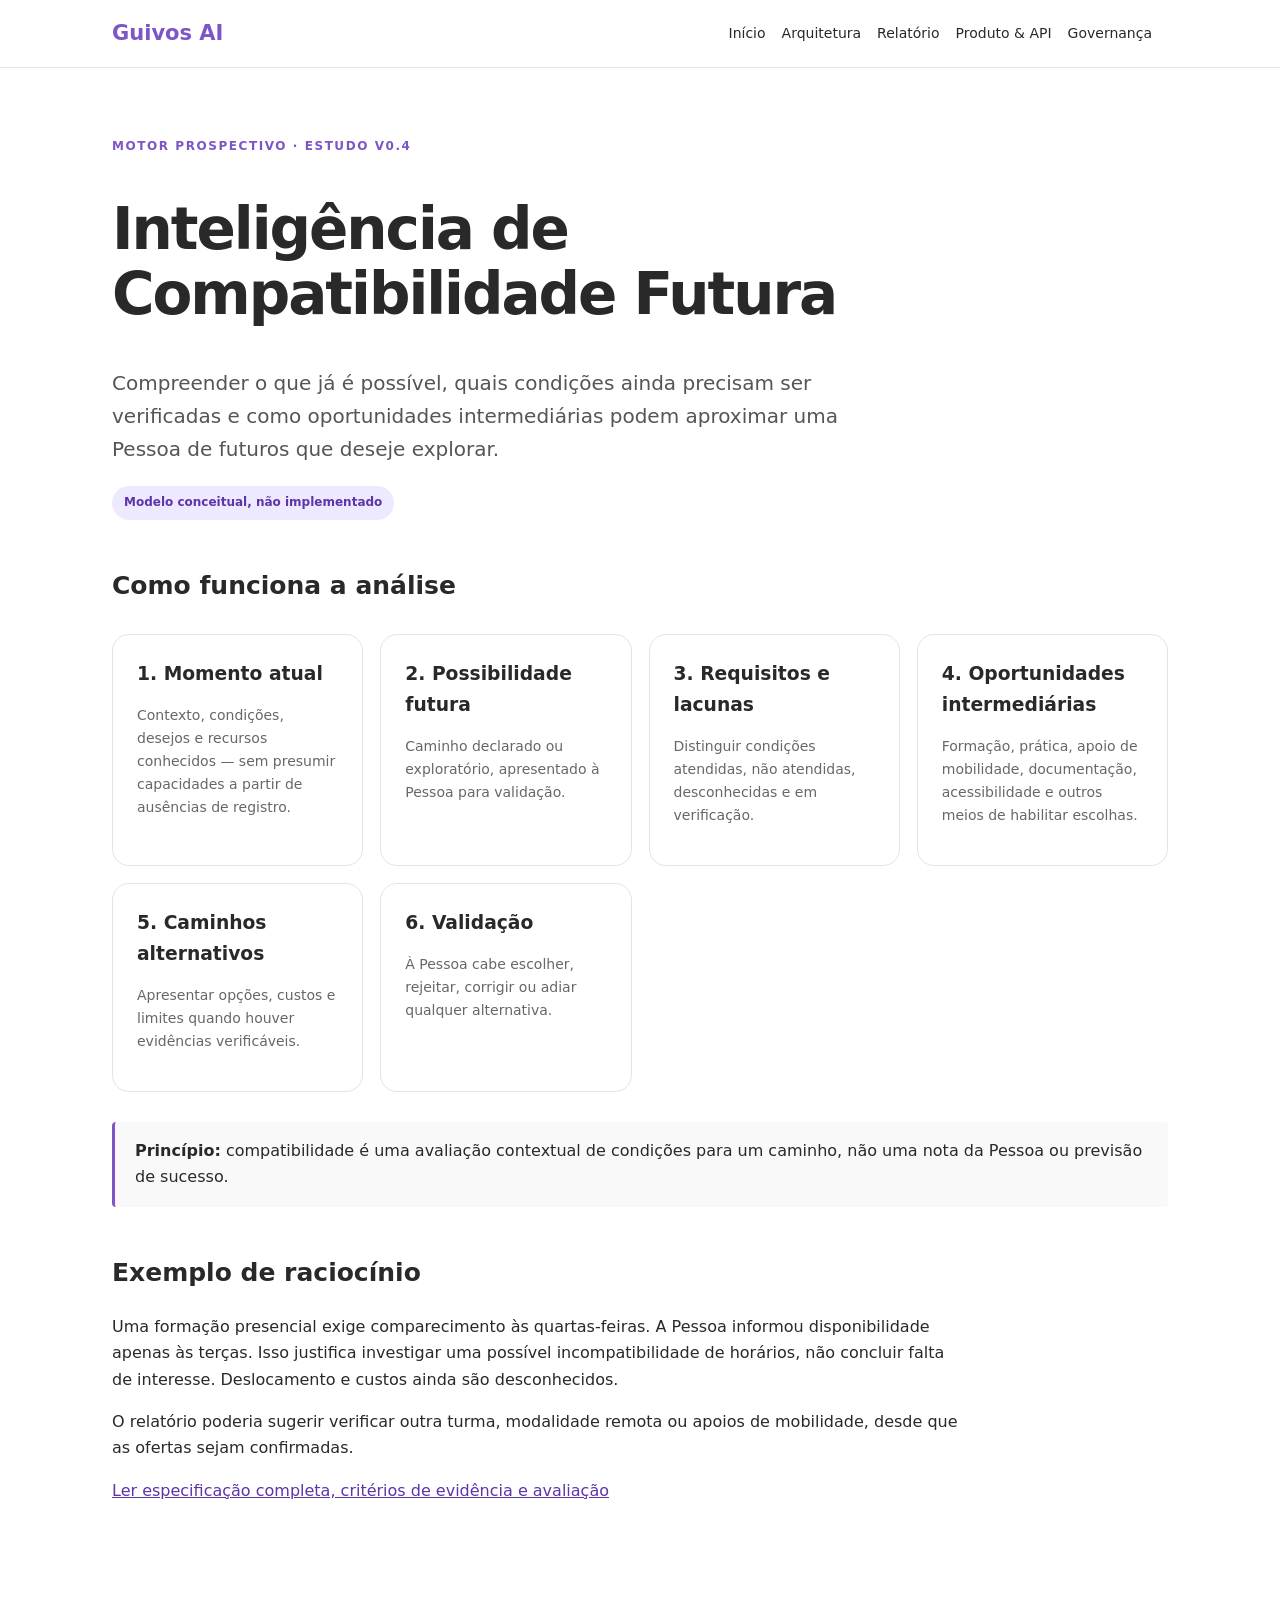
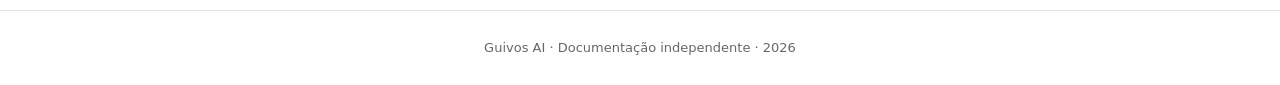
<file: compatibilidade-futura.html>
<!doctype html><html lang="pt-BR"><head><meta charset="utf-8"><meta name="viewport" content="width=device-width,initial-scale=1"><meta name="description" content="Guivos AI: inteligência de compatibilidade futura, lacunas e oportunidades intermediárias"><title>Compatibilidade Futura — Guivos AI</title><link rel="stylesheet" href="assets/style.css"></head><body><header><nav><strong>Guivos AI</strong><div><a href="./">Início</a><a href="arquitetura.html">Arquitetura</a><a href="relatorio.html">Relatório</a><a href="produto-api.html">Produto & API</a><a href="governanca.html">Governança</a></div></nav></header><main><span class="eyebrow">Motor prospectivo · estudo v0.4</span><h1>Inteligência de Compatibilidade Futura</h1><p class="lead">Compreender o que já é possível, quais condições ainda precisam ser verificadas e como oportunidades intermediárias podem aproximar uma Pessoa de futuros que deseje explorar.</p><span class="pill">Modelo conceitual, não implementado</span><h2>Como funciona a análise</h2><div class="grid"><article class="card"><h3>1. Momento atual</h3><p>Contexto, condições, desejos e recursos conhecidos — sem presumir capacidades a partir de ausências de registro.</p></article><article class="card"><h3>2. Possibilidade futura</h3><p>Caminho declarado ou exploratório, apresentado à Pessoa para validação.</p></article><article class="card"><h3>3. Requisitos e lacunas</h3><p>Distinguir condições atendidas, não atendidas, desconhecidas e em verificação.</p></article><article class="card"><h3>4. Oportunidades intermediárias</h3><p>Formação, prática, apoio de mobilidade, documentação, acessibilidade e outros meios de habilitar escolhas.</p></article><article class="card"><h3>5. Caminhos alternativos</h3><p>Apresentar opções, custos e limites quando houver evidências verificáveis.</p></article><article class="card"><h3>6. Validação</h3><p>À Pessoa cabe escolher, rejeitar, corrigir ou adiar qualquer alternativa.</p></article></div><div class="note"><strong>Princípio:</strong> compatibilidade é uma avaliação contextual de condições para um caminho, não uma nota da Pessoa ou previsão de sucesso.</div><h2>Exemplo de raciocínio</h2><p>Uma formação presencial exige comparecimento às quartas-feiras. A Pessoa informou disponibilidade apenas às terças. Isso justifica investigar uma possível incompatibilidade de horários, não concluir falta de interesse. Deslocamento e custos ainda são desconhecidos.</p><p>O relatório poderia sugerir verificar outra turma, modalidade remota ou apoios de mobilidade, desde que as ofertas sejam confirmadas.</p><p><a href="docs/compatibilidade-futura.md">Ler especificação completa, critérios de evidência e avaliação</a></p></main><footer>Guivos AI · Documentação independente · 2026</footer></body></html>
</file>
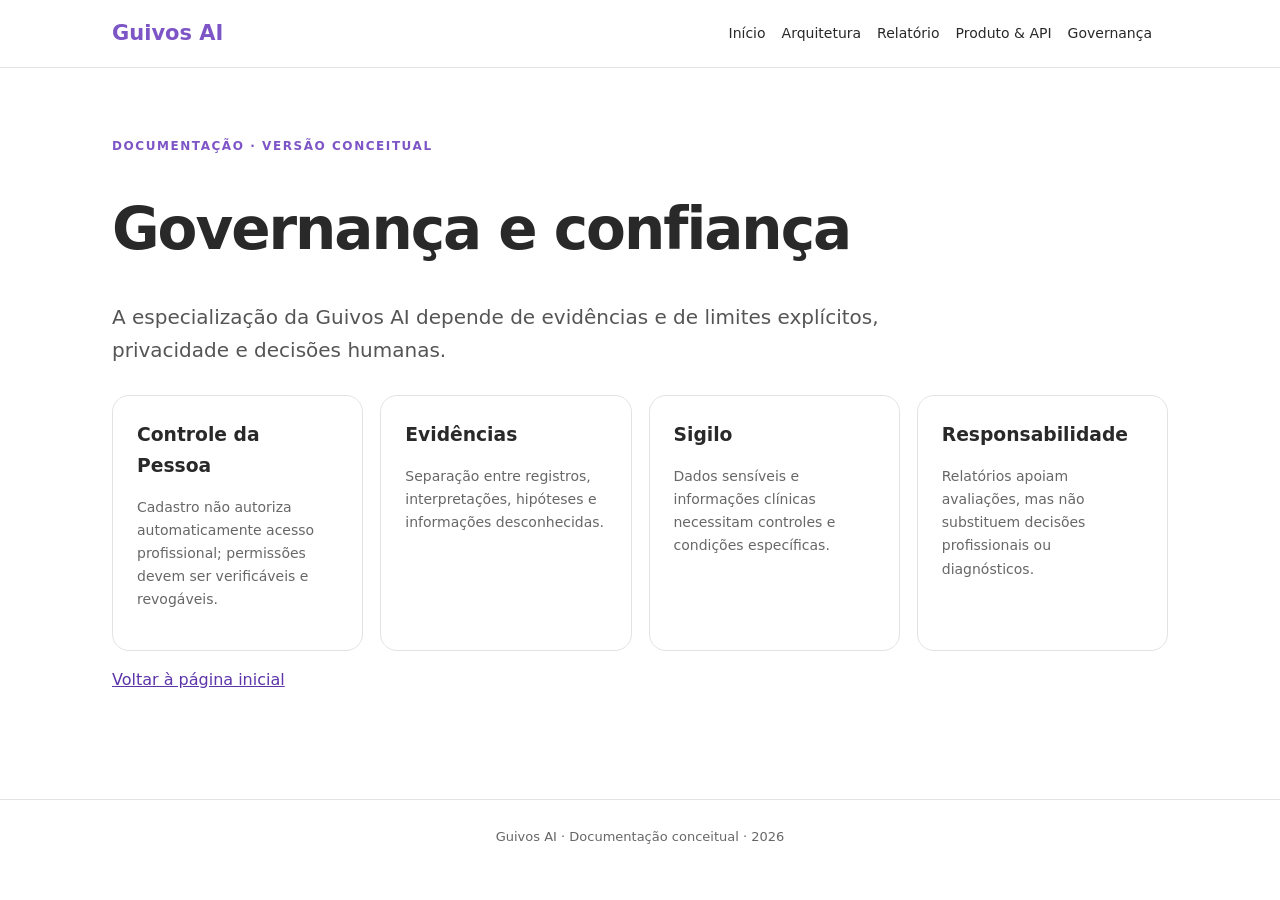
<file: governanca.html>
<!doctype html><html lang="pt-BR"><head><meta charset="utf-8"><meta name="viewport" content="width=device-width,initial-scale=1"><title>Governança e confiança — Guivos AI</title><link rel="stylesheet" href="assets/style.css"></head><body><header><nav><strong>Guivos AI</strong><div><a href="./">Início</a><a href="arquitetura.html">Arquitetura</a><a href="relatorio.html">Relatório</a><a href="produto-api.html">Produto & API</a><a href="governanca.html">Governança</a></div></nav></header><main><span class="eyebrow">Documentação · versão conceitual</span><h1>Governança e confiança</h1><p class="lead">A especialização da Guivos AI depende de evidências e de limites explícitos, privacidade e decisões humanas.</p><div class="grid"><article class="card"><h3>Controle da Pessoa</h3><p>Cadastro não autoriza automaticamente acesso profissional; permissões devem ser verificáveis e revogáveis.</p></article><article class="card"><h3>Evidências</h3><p>Separação entre registros, interpretações, hipóteses e informações desconhecidas.</p></article><article class="card"><h3>Sigilo</h3><p>Dados sensíveis e informações clínicas necessitam controles e condições específicas.</p></article><article class="card"><h3>Responsabilidade</h3><p>Relatórios apoiam avaliações, mas não substituem decisões profissionais ou diagnósticos.</p></article></div><p><a href="./">Voltar à página inicial</a></p></main><footer>Guivos AI · Documentação conceitual · 2026</footer></body></html>
</file>
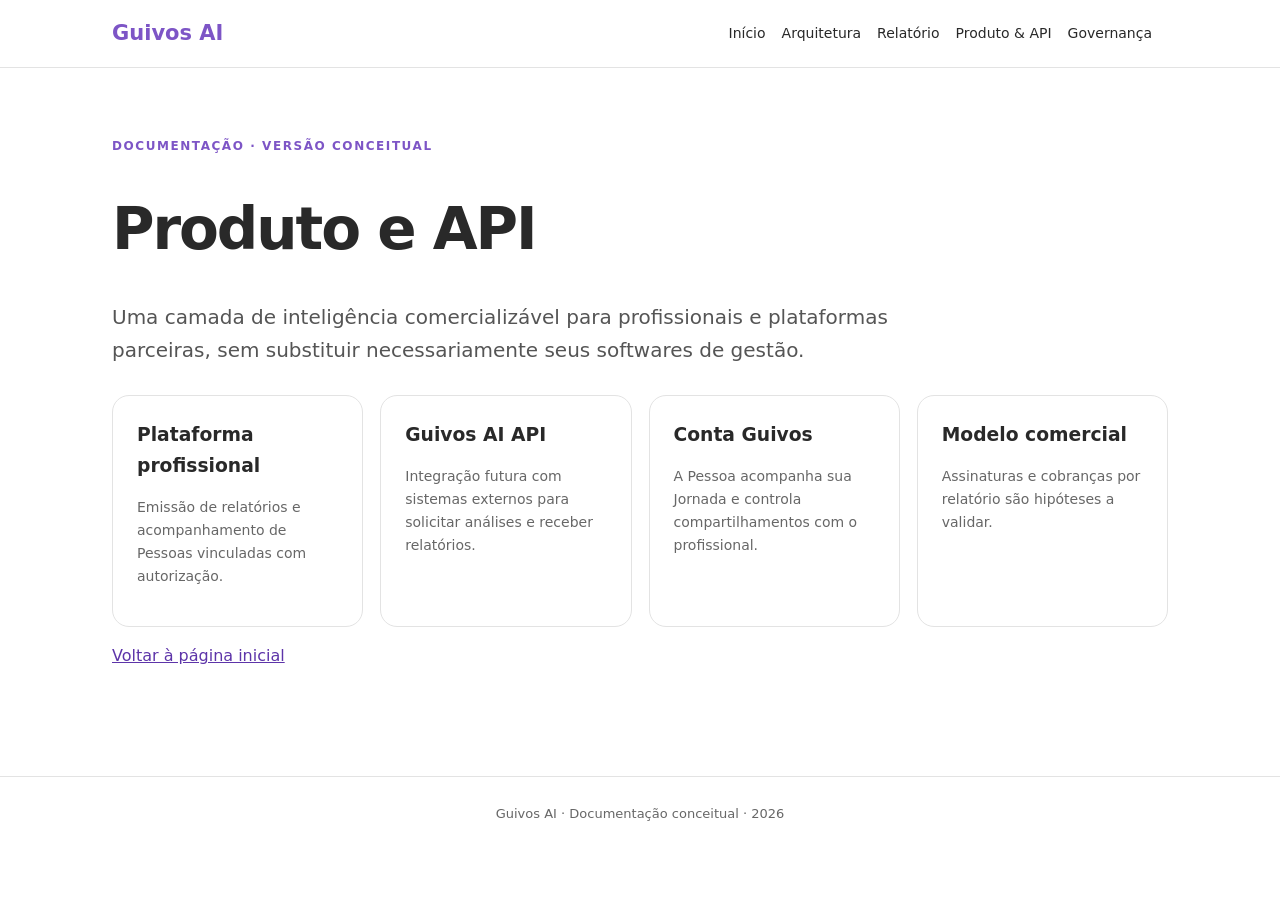
<file: produto-api.html>
<!doctype html><html lang="pt-BR"><head><meta charset="utf-8"><meta name="viewport" content="width=device-width,initial-scale=1"><title>Produto e API — Guivos AI</title><link rel="stylesheet" href="assets/style.css"></head><body><header><nav><strong>Guivos AI</strong><div><a href="./">Início</a><a href="arquitetura.html">Arquitetura</a><a href="relatorio.html">Relatório</a><a href="produto-api.html">Produto & API</a><a href="governanca.html">Governança</a></div></nav></header><main><span class="eyebrow">Documentação · versão conceitual</span><h1>Produto e API</h1><p class="lead">Uma camada de inteligência comercializável para profissionais e plataformas parceiras, sem substituir necessariamente seus softwares de gestão.</p><div class="grid"><article class="card"><h3>Plataforma profissional</h3><p>Emissão de relatórios e acompanhamento de Pessoas vinculadas com autorização.</p></article><article class="card"><h3>Guivos AI API</h3><p>Integração futura com sistemas externos para solicitar análises e receber relatórios.</p></article><article class="card"><h3>Conta Guivos</h3><p>A Pessoa acompanha sua Jornada e controla compartilhamentos com o profissional.</p></article><article class="card"><h3>Modelo comercial</h3><p>Assinaturas e cobranças por relatório são hipóteses a validar.</p></article></div><p><a href="./">Voltar à página inicial</a></p></main><footer>Guivos AI · Documentação conceitual · 2026</footer></body></html>
</file>
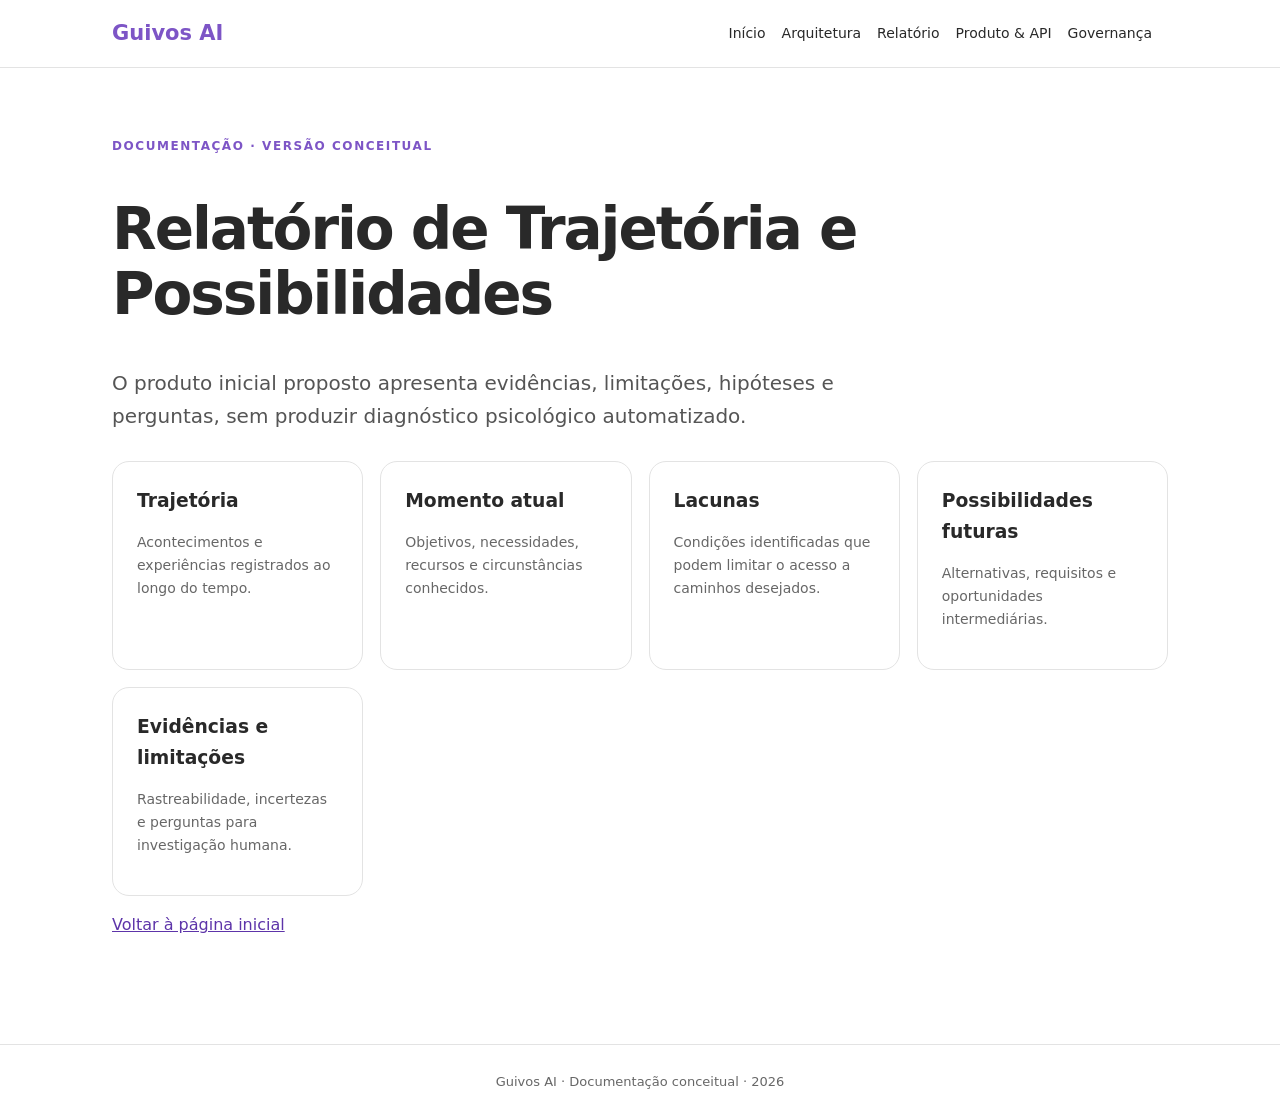
<file: relatorio.html>
<!doctype html><html lang="pt-BR"><head><meta charset="utf-8"><meta name="viewport" content="width=device-width,initial-scale=1"><title>Relatório de Trajetória e Possibilidades — Guivos AI</title><link rel="stylesheet" href="assets/style.css"></head><body><header><nav><strong>Guivos AI</strong><div><a href="./">Início</a><a href="arquitetura.html">Arquitetura</a><a href="relatorio.html">Relatório</a><a href="produto-api.html">Produto & API</a><a href="governanca.html">Governança</a></div></nav></header><main><span class="eyebrow">Documentação · versão conceitual</span><h1>Relatório de Trajetória e Possibilidades</h1><p class="lead">O produto inicial proposto apresenta evidências, limitações, hipóteses e perguntas, sem produzir diagnóstico psicológico automatizado.</p><div class="grid"><article class="card"><h3>Trajetória</h3><p>Acontecimentos e experiências registrados ao longo do tempo.</p></article><article class="card"><h3>Momento atual</h3><p>Objetivos, necessidades, recursos e circunstâncias conhecidos.</p></article><article class="card"><h3>Lacunas</h3><p>Condições identificadas que podem limitar o acesso a caminhos desejados.</p></article><article class="card"><h3>Possibilidades futuras</h3><p>Alternativas, requisitos e oportunidades intermediárias.</p></article><article class="card"><h3>Evidências e limitações</h3><p>Rastreabilidade, incertezas e perguntas para investigação humana.</p></article></div><p><a href="./">Voltar à página inicial</a></p></main><footer>Guivos AI · Documentação conceitual · 2026</footer></body></html>
</file>
<file: assets/style.css>
:root{--purple:#7D55C6;--dark:#292929;--muted:#676767;--line:#E3E3E3;--light:#F9F9F9}*{box-sizing:border-box}body{font-family:system-ui,-apple-system,Segoe UI,sans-serif;margin:0;color:var(--dark);background:white;line-height:1.65}header{border-bottom:1px solid var(--line);background:white;position:sticky;top:0}nav{max-width:1100px;margin:auto;padding:16px 22px;display:flex;align-items:center;justify-content:space-between;gap:20px;flex-wrap:wrap}nav a{text-decoration:none;color:var(--dark);margin-right:16px;font-size:14px}nav strong{color:var(--purple);font-size:21px}main{max-width:1100px;margin:auto;padding:64px 22px 90px}.eyebrow{color:var(--purple);font-size:12px;font-weight:700;text-transform:uppercase;letter-spacing:.13em}h1{font-size:clamp(35px,6vw,58px);line-height:1.13;max-width:820px;letter-spacing:-.035em}h2{font-size:25px;margin-top:45px}p{max-width:850px}.lead{font-size:20px;color:#555;max-width:790px}.grid{display:grid;grid-template-columns:repeat(auto-fit,minmax(235px,1fr));gap:17px;margin-top:28px}.card{border:1px solid var(--line);border-radius:17px;padding:24px;background:white}.card h3{margin:0 0 10px}.card p{font-size:14px;color:var(--muted)}.card a{color:var(--purple)}.pill{display:inline-block;padding:7px 12px;border-radius:30px;background:#EDE9FE;color:#5D34A9;font-size:12px;font-weight:600}.note{background:var(--light);border-left:3px solid var(--purple);padding:16px 20px;border-radius:4px;margin:30px 0}footer{border-top:1px solid var(--line);padding:26px;text-align:center;color:var(--muted);font-size:13px}a{color:#5D34A9}li{margin-bottom:9px}@media(max-width:650px){main{padding-top:38px}nav{display:block}nav div{margin-top:8px}}
</file>
